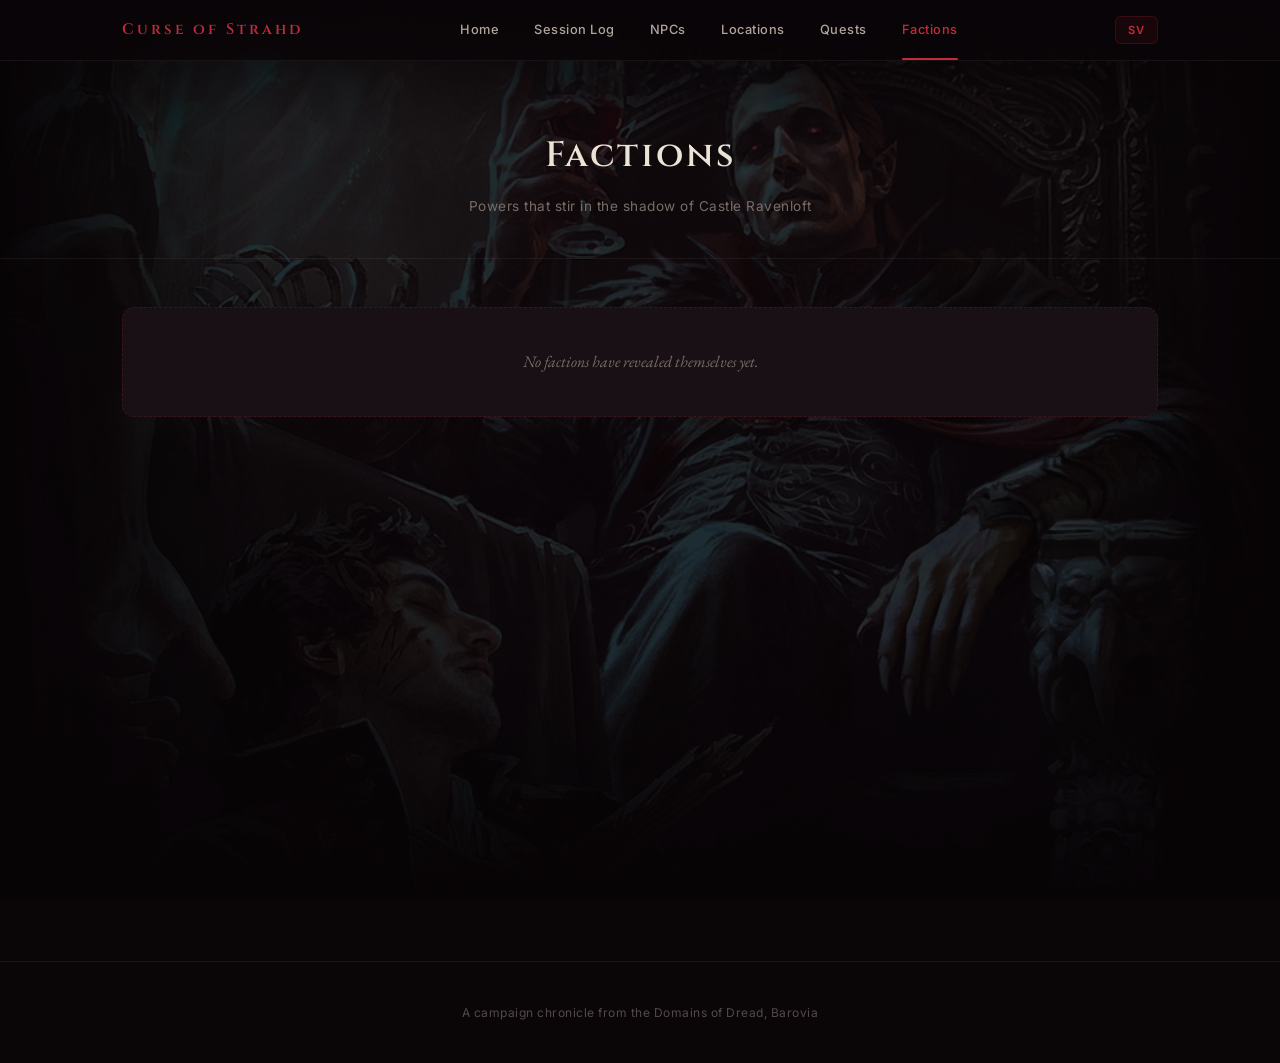
<file: factions.html>
<!DOCTYPE html>
<html lang="en">
<head>
  <meta charset="UTF-8">
  <meta name="viewport" content="width=device-width, initial-scale=1.0">
  <title>Factions: Curse of Strahd</title>
  <link rel="stylesheet" href="assets/css/styles.css?v=6">
  <link rel="icon" href="data:image/svg+xml,<svg xmlns='http://www.w3.org/2000/svg' viewBox='0 0 100 100'><text y='.9em' font-size='90'>🏛️</text></svg>">
</head>
<body>
  <div class="page-bg"></div>

  <nav class="main-nav">
    <div class="nav-container">
      <a href="index.html" class="nav-brand">Curse of Strahd</a>
      <ul class="nav-links">
        <li><a href="index.html" data-i18n="nav.home">Home</a></li>
        <li><a href="sessions.html" data-i18n="nav.sessions">Session Log</a></li>
        <li><a href="npcs.html" data-i18n="nav.npcs">NPCs</a></li>
        <li><a href="locations.html" data-i18n="nav.locations">Locations</a></li>
        <li><a href="goals.html" data-i18n="nav.quests">Quests</a></li>
        <li><a href="factions.html" data-i18n="nav.factions">Factions</a></li>
      </ul>
      <div class="nav-right">
        <button class="lang-toggle" title="Byt till svenska">SV</button>
        <button class="nav-toggle" aria-label="Menu">☰</button>
      </div>
    </div>
  </nav>

  <main class="page-wrapper">
    <div class="page-header">
      <h1 class="page-title" data-i18n="factions.title">Factions</h1>
      <p class="page-subtitle" data-i18n="factions.subtitle">Powers that stir in the shadow of Castle Ravenloft</p>
    </div>

    <div class="content-area wide">
      <div class="faction-grid" id="faction-grid"></div>
    </div>
  </main>

  <footer class="main-footer" data-i18n="home.footer">A campaign chronicle from the Domains of Dread, Barovia</footer>
  <button class="scroll-top" aria-label="Scroll to top">↑</button>

  <script src="assets/js/data.js?v=6"></script>
  <script src="assets/js/i18n.js?v=6"></script>
  <script src="assets/js/app.js?v=6"></script>
  <script>
    function renderFactions() {
      const grid = document.getElementById('faction-grid');
      grid.innerHTML = CAMPAIGN.factions.length ? '' : emptyState('empty.factions');
      const lang = getLang();
      const contactsLabel = t('factions.contacts');

      CAMPAIGN.factions.forEach(f => {
        const desc = lang === 'sv' ? f.descriptionSv : f.description;
        const card = document.createElement('div');
        card.className = 'faction-card fade-in';
        card.innerHTML = `
          <div class="faction-header">
            <span class="faction-icon">${f.icon}</span>
            <h2 class="faction-name">${f.name}</h2>
          </div>
          <p class="faction-description">${desc}</p>
          ${f.contacts.length ? `
          <div class="faction-section">
            <div class="faction-label">${contactsLabel}</div>
            <div class="faction-tags">
              ${f.contacts.map(c => `<span class="faction-contact-tag">${c}</span>`).join('')}
            </div>
          </div>` : ''}`;
        grid.appendChild(card);
      });
    }

    campaignReady.then(() => {
      renderFactions();
      window.addEventListener('langchange', renderFactions);
    });
  </script>
</body>
</html>
</file>
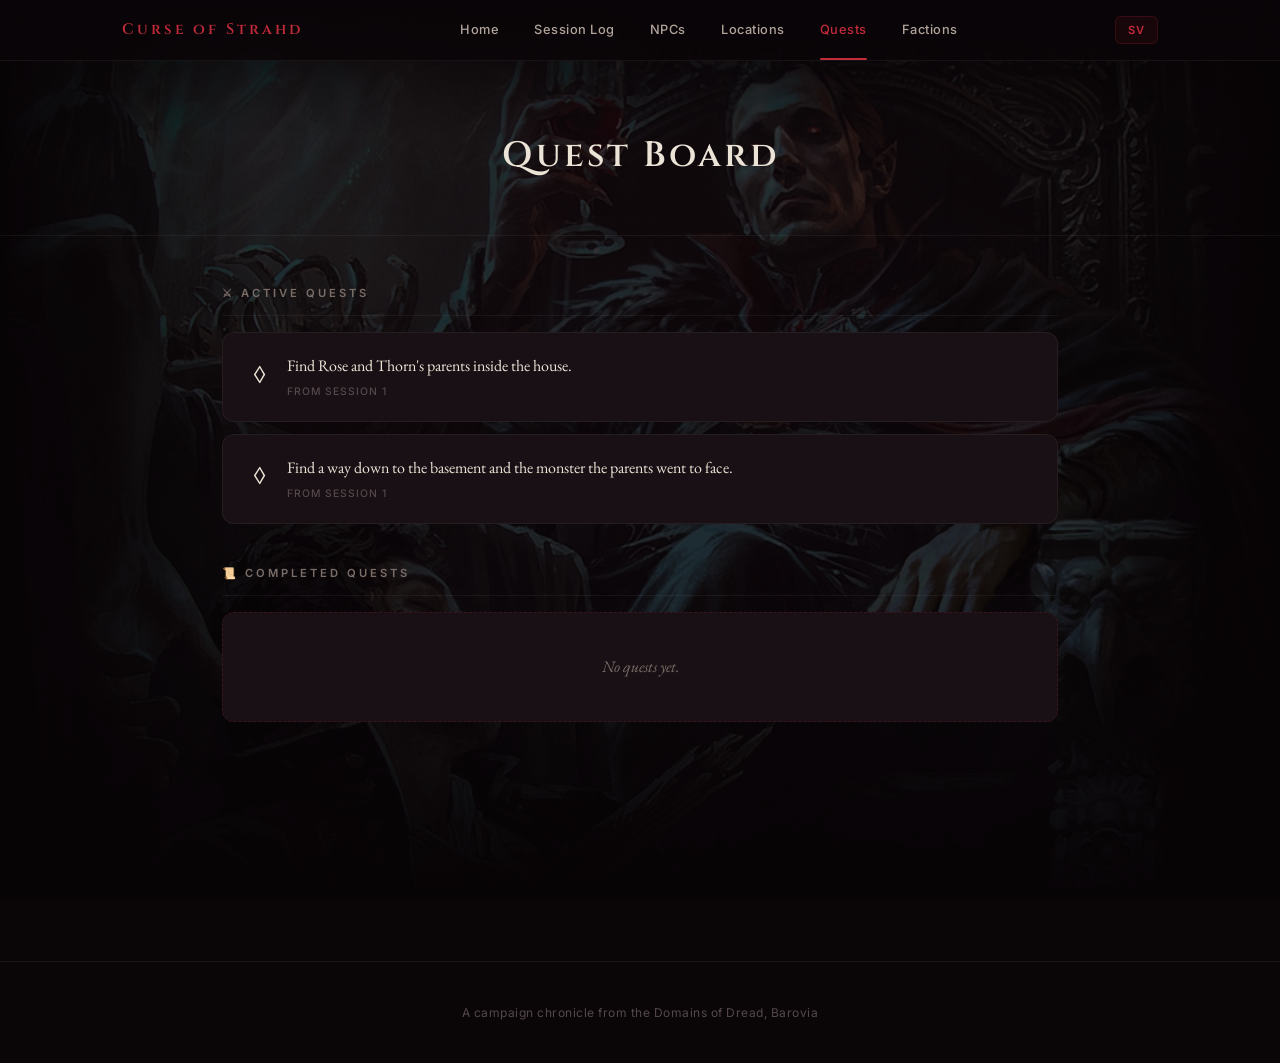
<file: goals.html>
<!DOCTYPE html>
<html lang="en">
<head>
  <meta charset="UTF-8">
  <meta name="viewport" content="width=device-width, initial-scale=1.0">
  <title>Quests: Curse of Strahd</title>
  <link rel="stylesheet" href="assets/css/styles.css?v=6">
  <link rel="icon" href="data:image/svg+xml,<svg xmlns='http://www.w3.org/2000/svg' viewBox='0 0 100 100'><text y='.9em' font-size='90'>🎯</text></svg>">
</head>
<body>
  <div class="page-bg"></div>

  <nav class="main-nav">
    <div class="nav-container">
      <a href="index.html" class="nav-brand">Curse of Strahd</a>
      <ul class="nav-links">
        <li><a href="index.html" data-i18n="nav.home">Home</a></li>
        <li><a href="sessions.html" data-i18n="nav.sessions">Session Log</a></li>
        <li><a href="npcs.html" data-i18n="nav.npcs">NPCs</a></li>
        <li><a href="locations.html" data-i18n="nav.locations">Locations</a></li>
        <li><a href="goals.html" data-i18n="nav.quests">Quests</a></li>
        <li><a href="factions.html" data-i18n="nav.factions">Factions</a></li>
      </ul>
      <div class="nav-right">
        <button class="lang-toggle" title="Byt till svenska">SV</button>
        <button class="nav-toggle" aria-label="Menu">☰</button>
      </div>
    </div>
  </nav>

  <main class="page-wrapper">
    <div class="page-header">
      <h1 class="page-title" data-i18n="goals.title">Quest Board</h1>
    </div>

    <div class="content-area">
      <div class="goals-board" id="goals-board"></div>
    </div>
  </main>

  <footer class="main-footer" data-i18n="home.footer">A campaign chronicle from the Domains of Dread, Barovia</footer>
  <button class="scroll-top" aria-label="Scroll to top">↑</button>

  <script src="assets/js/data.js?v=6"></script>
  <script src="assets/js/i18n.js?v=6"></script>
  <script src="assets/js/app.js?v=6"></script>
  <script>
    function renderGoals() {
      const board = document.getElementById('goals-board');
      const active = CAMPAIGN.goals.filter(g => g.status === 'active').sort((a, b) => b.session - a.session);
      const completed = CAMPAIGN.goals.filter(g => g.status === 'completed').sort((a, b) => b.session - a.session);
      const fromLabel = t('goals.from');

      function renderSection(titleKey, icon, goals, isCompleted) {
        let html = `<div><div class="goals-section-title">${icon} ${t(titleKey)}</div><div class="quest-list">`;
        if (!goals.length) html += emptyState('empty.quests');
        goals.forEach(g => {
          const cls = isCompleted ? ' completed' : '';
          const qi = isCompleted ? '☑' : '◇';
          const text = getGoalText(g.id) || g.text;
          html += `<div class="quest-card${cls} fade-in"><div class="quest-icon">${qi}</div><div class="quest-content"><div class="quest-text">${text}</div><div class="quest-meta">${fromLabel} ${g.session}</div></div></div>`;
        });
        return html + `</div></div>`;
      }

      board.innerHTML =
        renderSection('goals.active', '⚔', active, false) +
        renderSection('goals.completed', '📜', completed, true);
    }

    campaignReady.then(() => {
      renderGoals();
      window.addEventListener('langchange', renderGoals);
    });
  </script>
</body>
</html>
</file>
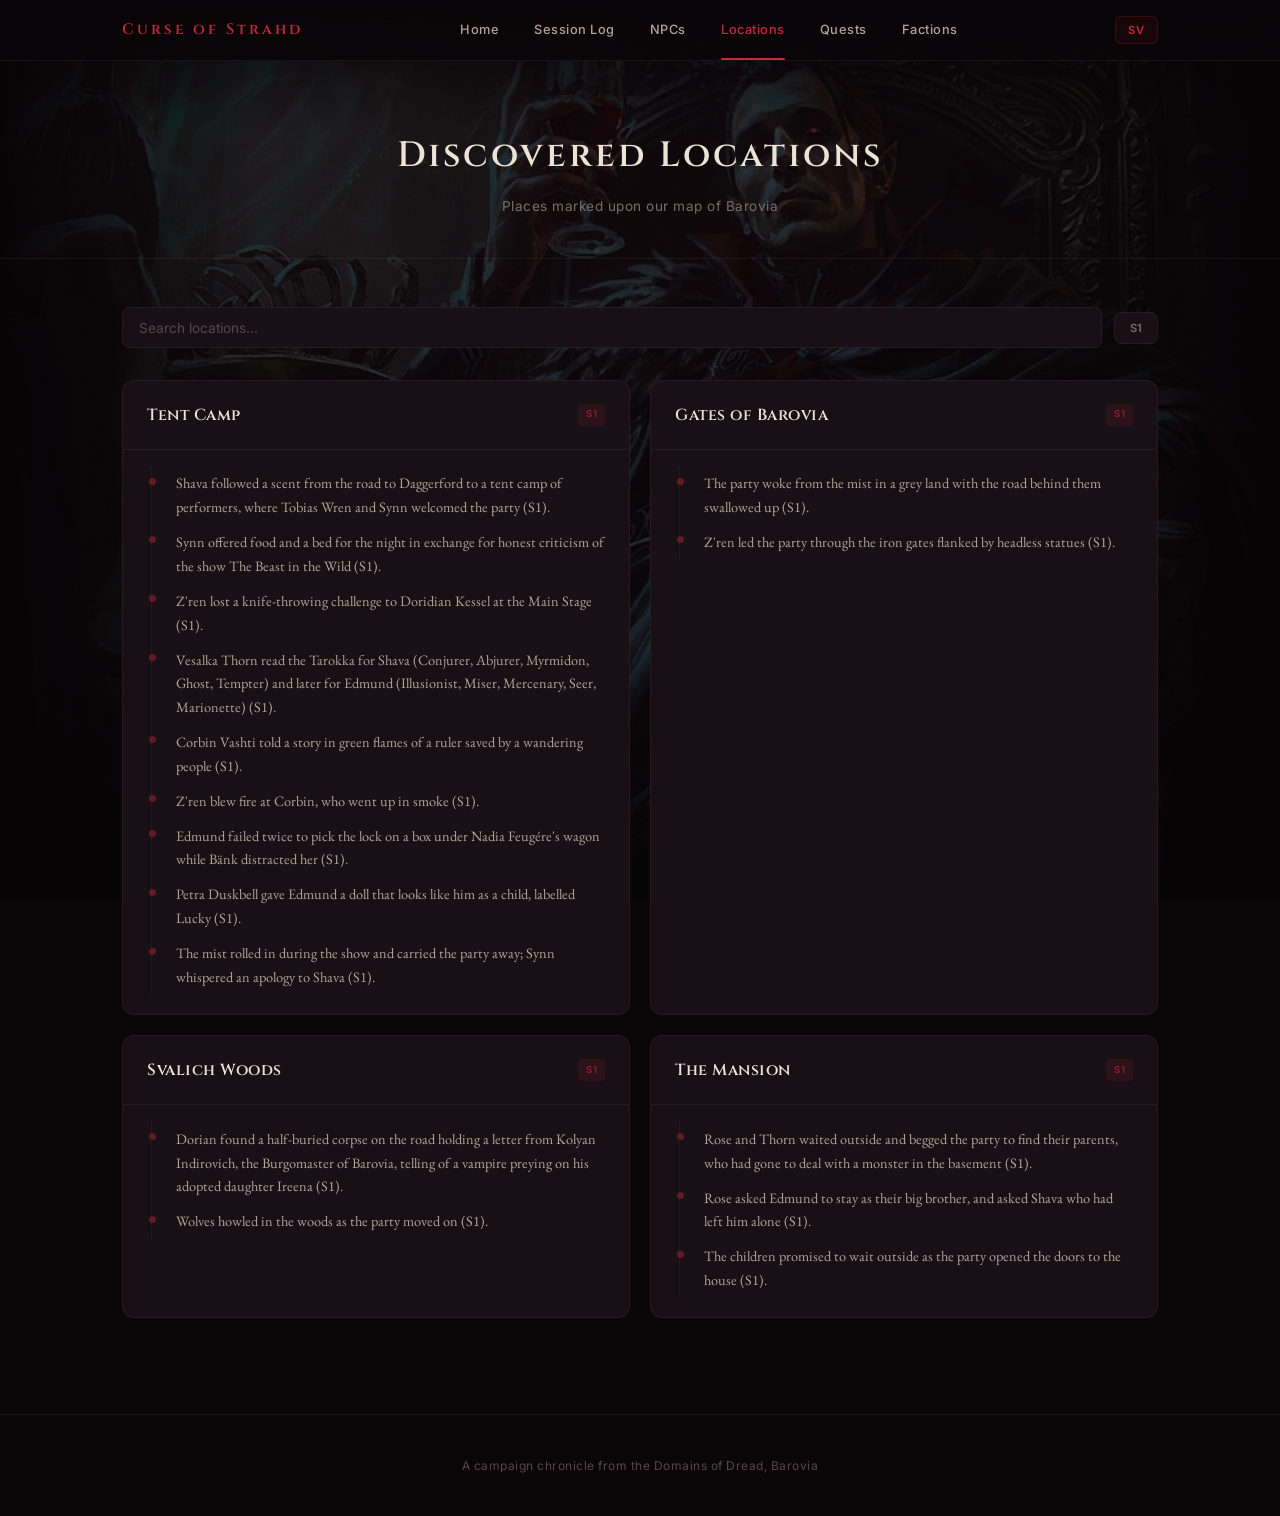
<file: locations.html>
<!DOCTYPE html>
<html lang="en">
<head>
  <meta charset="UTF-8">
  <meta name="viewport" content="width=device-width, initial-scale=1.0">
  <title>Locations: Curse of Strahd</title>
  <link rel="stylesheet" href="assets/css/styles.css?v=6">
  <link rel="icon" href="data:image/svg+xml,<svg xmlns='http://www.w3.org/2000/svg' viewBox='0 0 100 100'><text y='.9em' font-size='90'>🗺️</text></svg>">
</head>
<body>
  <div class="page-bg"></div>

  <nav class="main-nav">
    <div class="nav-container">
      <a href="index.html" class="nav-brand">Curse of Strahd</a>
      <ul class="nav-links">
        <li><a href="index.html" data-i18n="nav.home">Home</a></li>
        <li><a href="sessions.html" data-i18n="nav.sessions">Session Log</a></li>
        <li><a href="npcs.html" data-i18n="nav.npcs">NPCs</a></li>
        <li><a href="locations.html" data-i18n="nav.locations">Locations</a></li>
        <li><a href="goals.html" data-i18n="nav.quests">Quests</a></li>
        <li><a href="factions.html" data-i18n="nav.factions">Factions</a></li>
      </ul>
      <div class="nav-right">
        <button class="lang-toggle" title="Byt till svenska">SV</button>
        <button class="nav-toggle" aria-label="Menu">☰</button>
      </div>
    </div>
  </nav>

  <main class="page-wrapper">
    <div class="page-header">
      <h1 class="page-title" data-i18n="loc.title">Discovered Locations</h1>
      <p class="page-subtitle" data-i18n="loc.subtitle">Places marked upon our map of Barovia</p>
    </div>

    <div class="content-area wide">
      <div class="search-bar">
        <input type="text" id="location-search" class="search-input" data-i18n-placeholder="loc.search" placeholder="Search locations...">
      </div>
      <div class="location-grid" id="location-grid"></div>
    </div>
  </main>

  <footer class="main-footer" data-i18n="home.footer">A campaign chronicle from the Domains of Dread, Barovia</footer>
  <button class="scroll-top" aria-label="Scroll to top">↑</button>

  <script src="assets/js/data.js?v=6"></script>
  <script src="assets/js/i18n.js?v=6"></script>
  <script src="assets/js/app.js?v=6"></script>
  <script>
    function renderLocations() {
      const grid = document.getElementById('location-grid');
      grid.innerHTML = CAMPAIGN.locations.length ? '' : emptyState('empty.locations');
      CAMPAIGN.locations.forEach(loc => {
        const events = getLocationEvents(loc.name) || loc.events;
        const card = document.createElement('div');
        card.className = 'location-card fade-in';
        card.dataset.sessions = loc.sessions.join(',');
        card.innerHTML = `
          <div class="location-card-header">
            <div class="location-name">${loc.name}</div>
            <div class="location-sessions">
              ${loc.sessions.map(s => `<span class="location-session-tag">S${s}</span>`).join('')}
            </div>
          </div>
          <ul class="location-events">
            ${events.map(e => `<li>${e}</li>`).join('')}
          </ul>`;
        grid.appendChild(card);
      });
    }
    campaignReady.then(() => {
      renderSessionFilters(document.querySelector('.search-bar'), 'data-filter-loc-session');
      renderLocations();
      window.addEventListener('langchange', renderLocations);
    });
  </script>
</body>
</html>
</file>
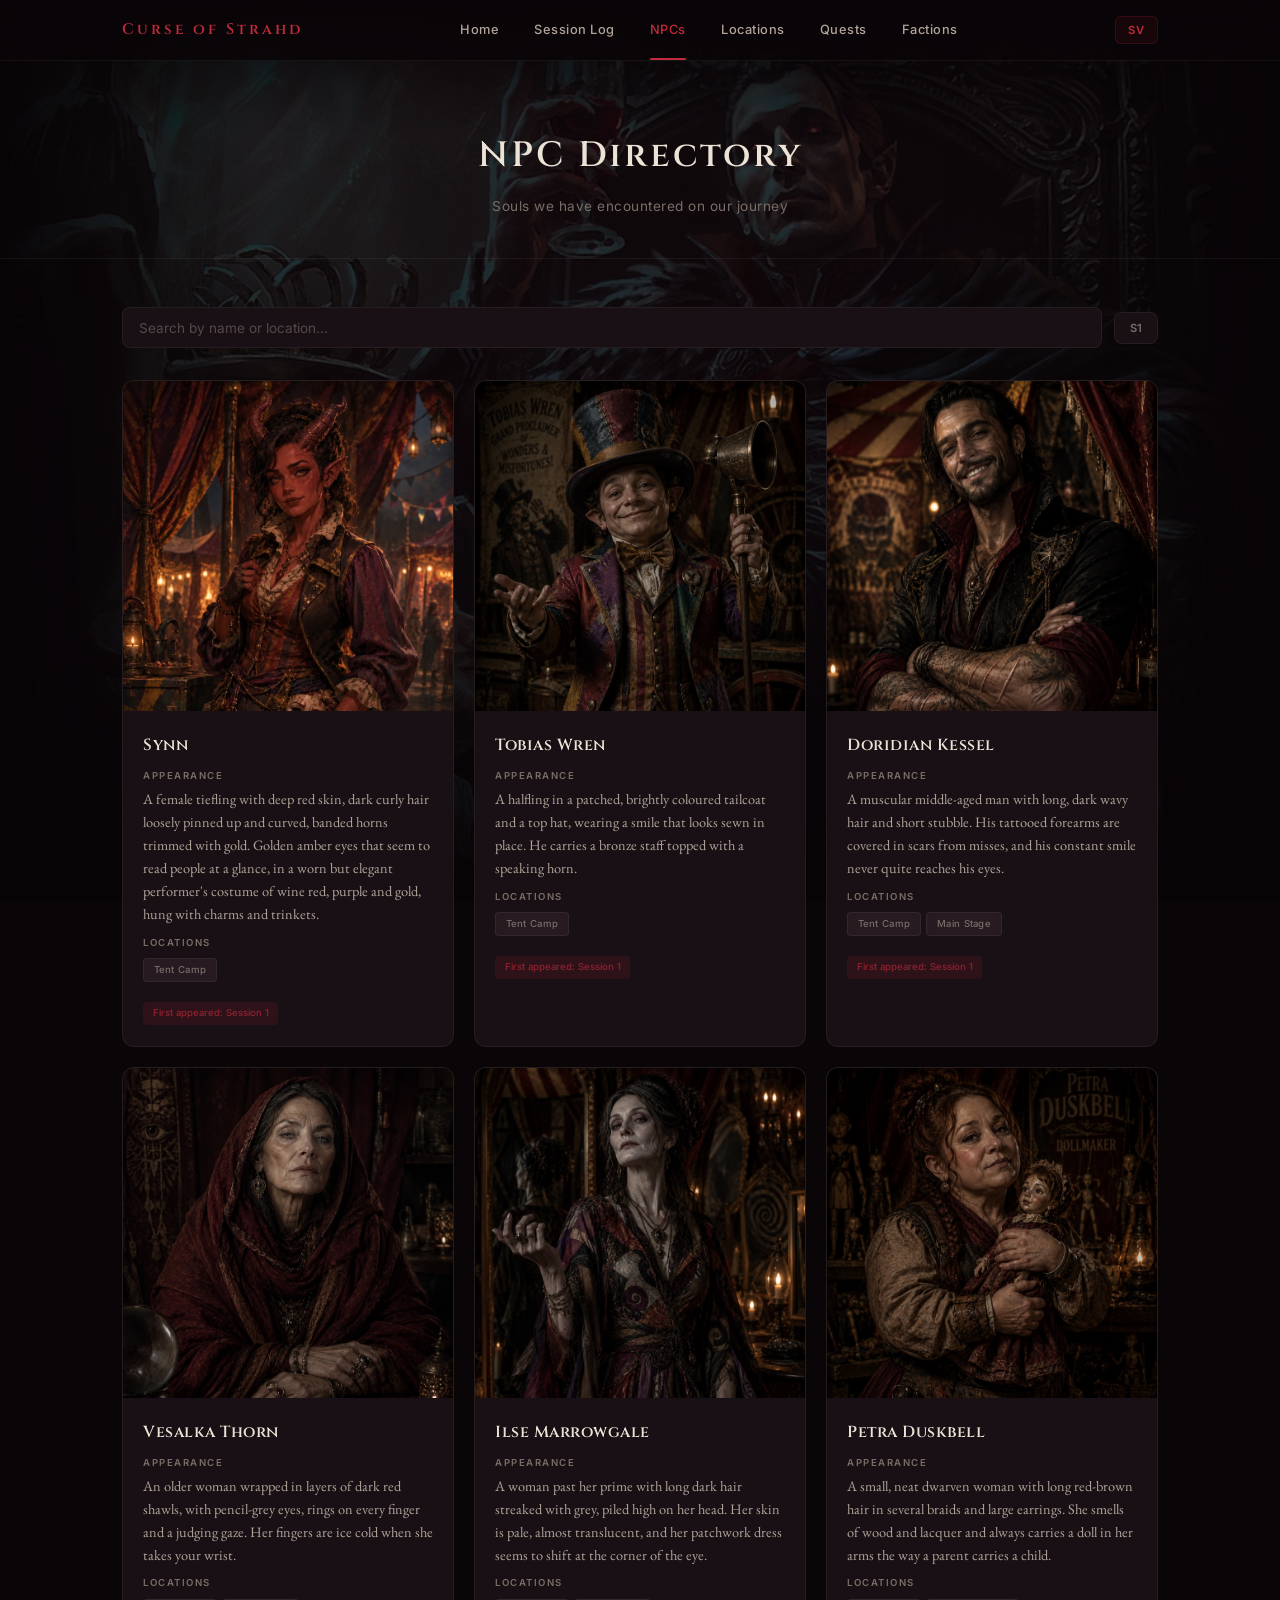
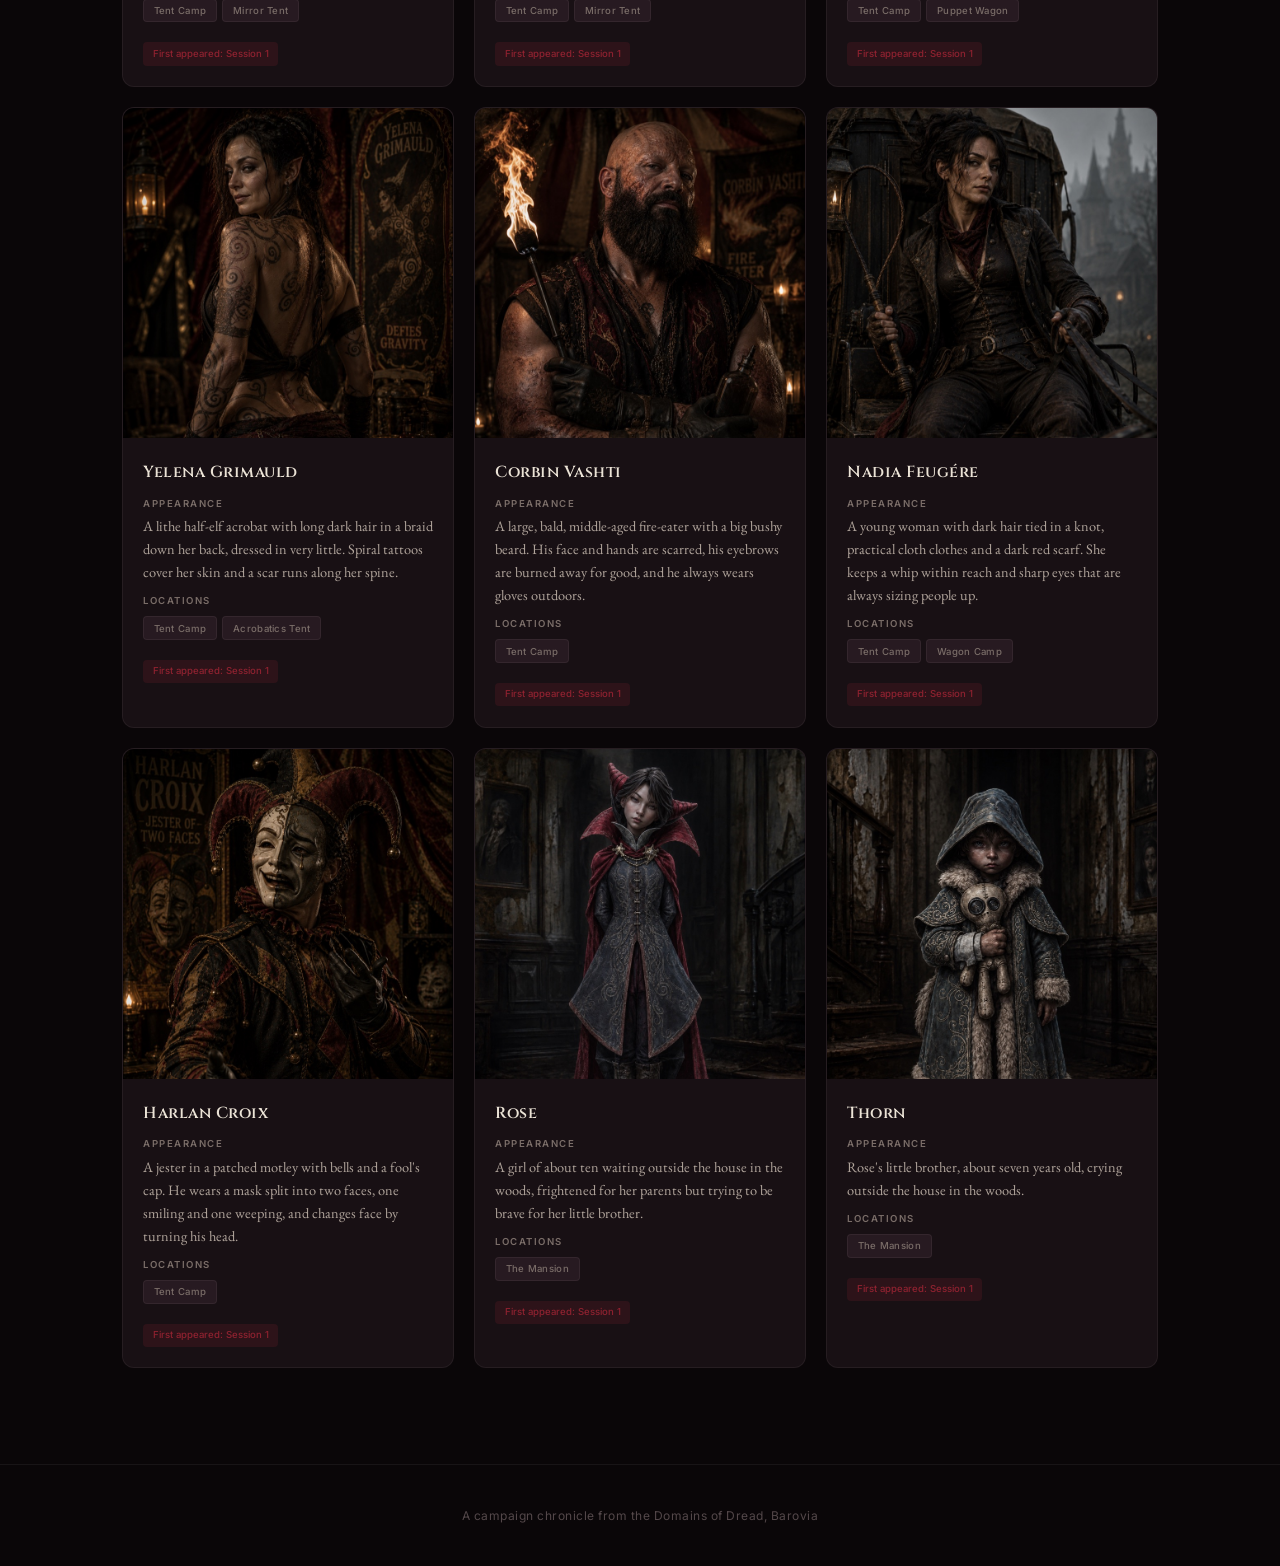
<file: npcs.html>
<!DOCTYPE html>
<html lang="en">
<head>
  <meta charset="UTF-8">
  <meta name="viewport" content="width=device-width, initial-scale=1.0">
  <title>NPC Directory: Curse of Strahd</title>
  <link rel="stylesheet" href="assets/css/styles.css?v=6">
  <link rel="icon" href="data:image/svg+xml,<svg xmlns='http://www.w3.org/2000/svg' viewBox='0 0 100 100'><text y='.9em' font-size='90'>👤</text></svg>">
</head>
<body>
  <div class="page-bg"></div>

  <nav class="main-nav">
    <div class="nav-container">
      <a href="index.html" class="nav-brand">Curse of Strahd</a>
      <ul class="nav-links">
        <li><a href="index.html" data-i18n="nav.home">Home</a></li>
        <li><a href="sessions.html" data-i18n="nav.sessions">Session Log</a></li>
        <li><a href="npcs.html" data-i18n="nav.npcs">NPCs</a></li>
        <li><a href="locations.html" data-i18n="nav.locations">Locations</a></li>
        <li><a href="goals.html" data-i18n="nav.quests">Quests</a></li>
        <li><a href="factions.html" data-i18n="nav.factions">Factions</a></li>
      </ul>
      <div class="nav-right">
        <button class="lang-toggle" title="Byt till svenska">SV</button>
        <button class="nav-toggle" aria-label="Menu">☰</button>
      </div>
    </div>
  </nav>

  <main class="page-wrapper">
    <div class="page-header">
      <h1 class="page-title" data-i18n="npcs.title">NPC Directory</h1>
      <p class="page-subtitle" data-i18n="npcs.subtitle">Souls we have encountered on our journey</p>
    </div>

    <div class="content-area wide">
      <div class="search-bar">
        <input type="text" id="npc-search" class="search-input" data-i18n-placeholder="npcs.search" placeholder="Search by name or location...">
      </div>
      <div class="npc-grid" id="npc-grid"></div>
    </div>
  </main>

  <footer class="main-footer" data-i18n="home.footer">A campaign chronicle from the Domains of Dread, Barovia</footer>
  <button class="scroll-top" aria-label="Scroll to top">↑</button>

  <script src="assets/js/data.js?v=6"></script>
  <script src="assets/js/i18n.js?v=6"></script>
  <script src="assets/js/app.js?v=6"></script>
  <script>
    function renderNPCs() {
      const grid = document.getElementById('npc-grid');
      grid.innerHTML = CAMPAIGN.npcs.length ? '' : emptyState('empty.npcs');

      CAMPAIGN.npcs.forEach(npc => {
        const card = document.createElement('div');
        card.className = 'npc-card fade-in';
        card.dataset.name = npc.name;
        card.dataset.locations = npc.locations.join(' ');
        card.dataset.firstSession = npc.firstSession;
        const npcSessions = (npc.sessions && npc.sessions.length ? npc.sessions : [npc.firstSession]);
        card.dataset.sessions = npcSessions.join(',');

        const initials = npc.name.replace(/["]/g, '').split(' ').map(w => w[0]).join('').substring(0, 2).toUpperCase();

        card.innerHTML = `
          <div class="npc-portrait">
            <img src="${npc.image}" alt="${npc.name}" onerror="this.style.display='none'; this.nextElementSibling.style.display='flex';">
            <div class="npc-portrait-placeholder" style="display:none; position:absolute; inset:0; align-items:center; justify-content:center;">${initials}</div>
          </div>
          <div class="npc-info">
            <div class="npc-name">${npc.name}</div>
            <div class="npc-detail">
              <span class="npc-detail-label">${t('npcs.overview')}</span>
              ${getNpcAppearance(npc.name) || npc.appearance}
            </div>
            <div class="npc-detail" style="margin-top: 0.6rem;">
              <span class="npc-detail-label">${t('npcs.locations')}</span>
              <div class="npc-locations">
                ${npc.locations.map(l => `<span class="npc-tag">${l}</span>`).join('')}
              </div>
            </div>
            <div class="npc-session-badge">${t('npcs.firstsession')} ${npc.firstSession}</div>
            ${npcSessions.length > 1 ? `<div class="npc-locations" style="margin-top:0.4rem;">${npcSessions.map(s => `<span class="npc-tag">S${s}</span>`).join('')}</div>` : ''}
          </div>`;

        grid.appendChild(card);
      });
    }

    campaignReady.then(() => {
      renderSessionFilters(document.querySelector('.search-bar'), 'data-filter-session');
      renderNPCs();
      window.addEventListener('langchange', renderNPCs);
    });
  </script>
</body>
</html>
</file>
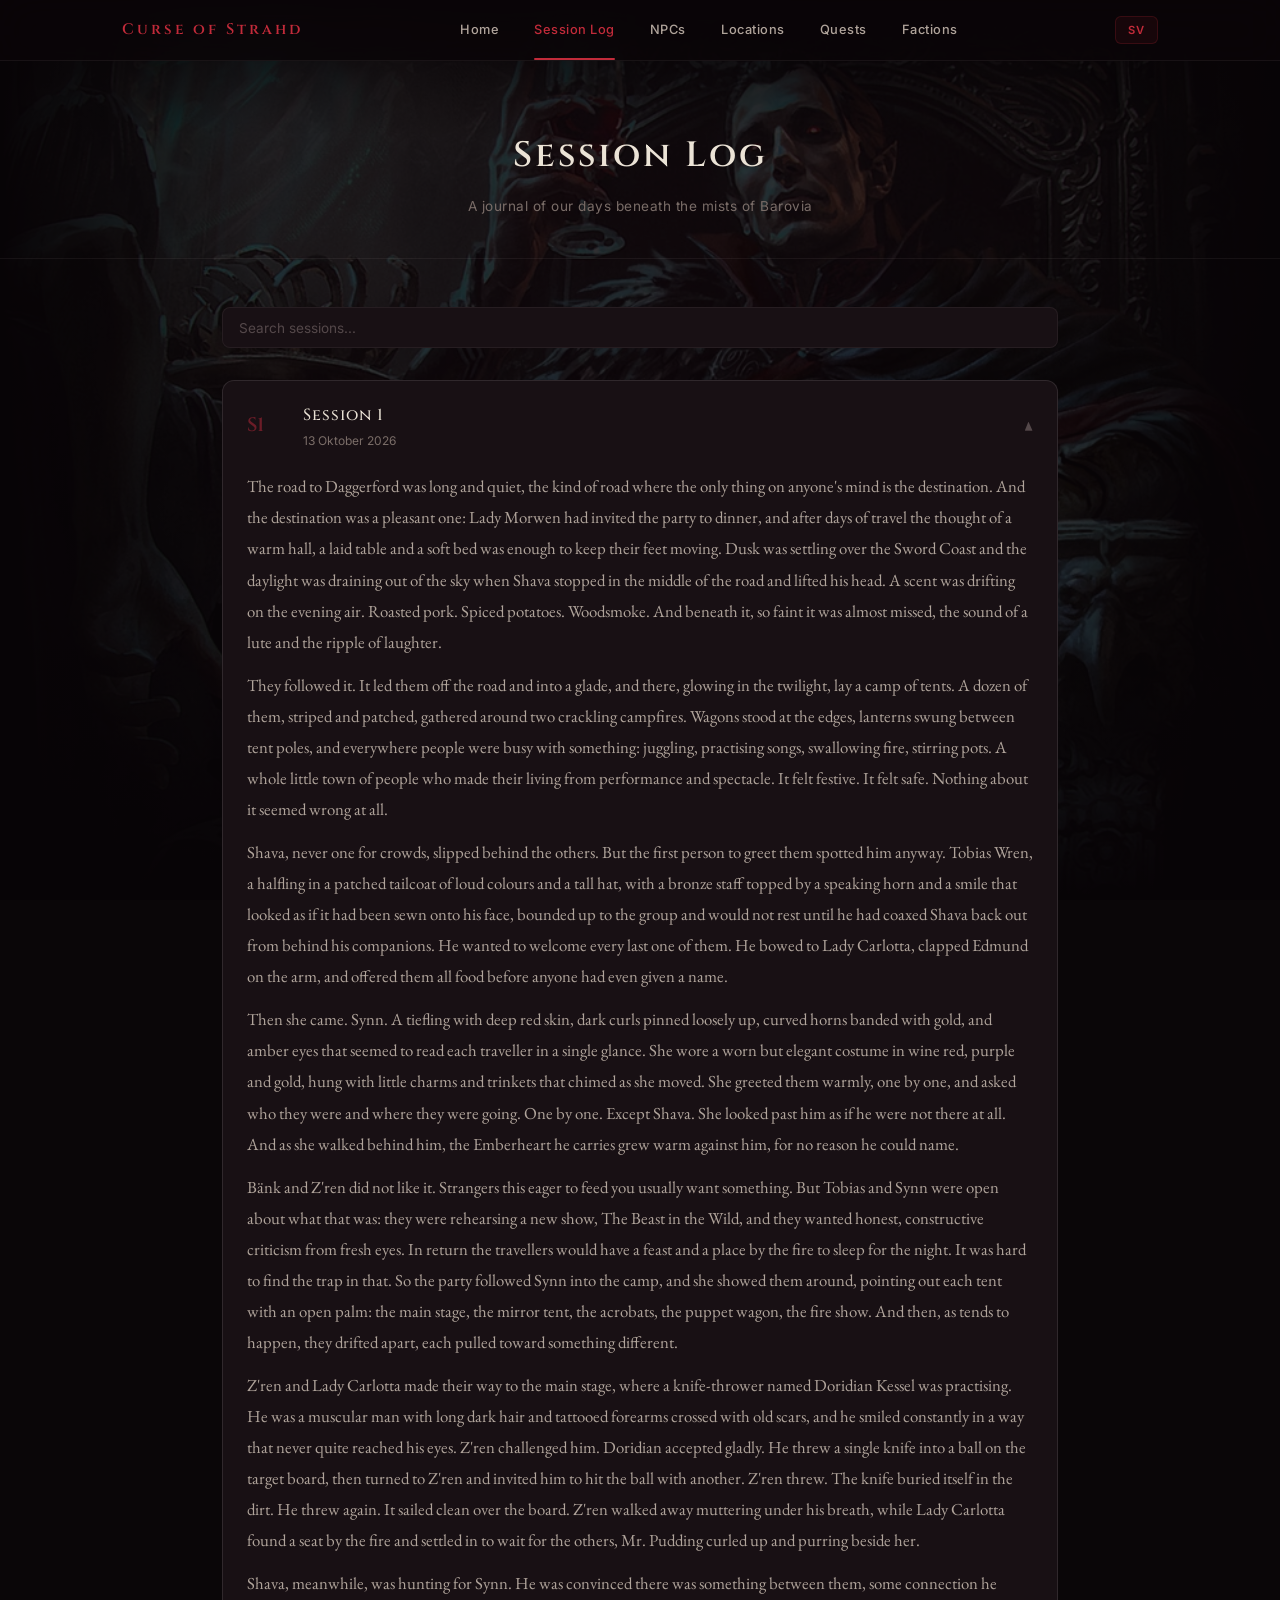
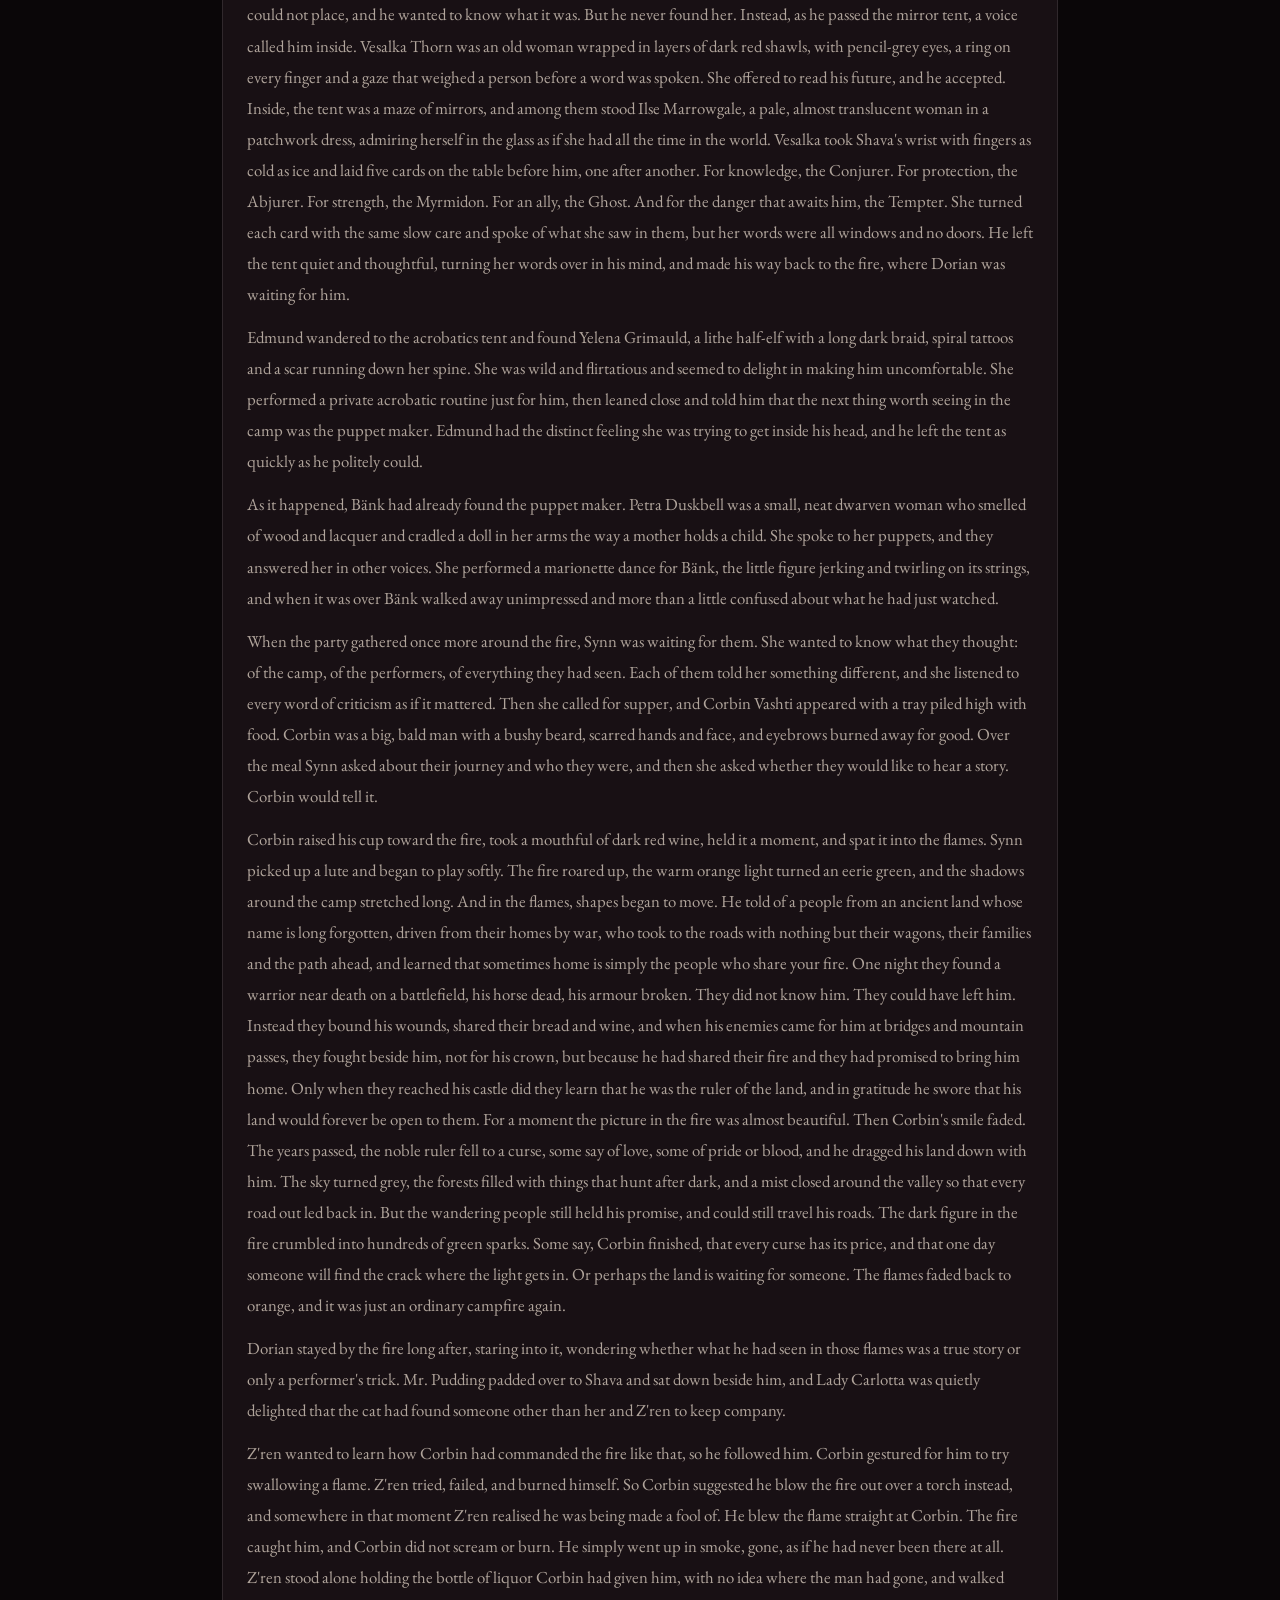
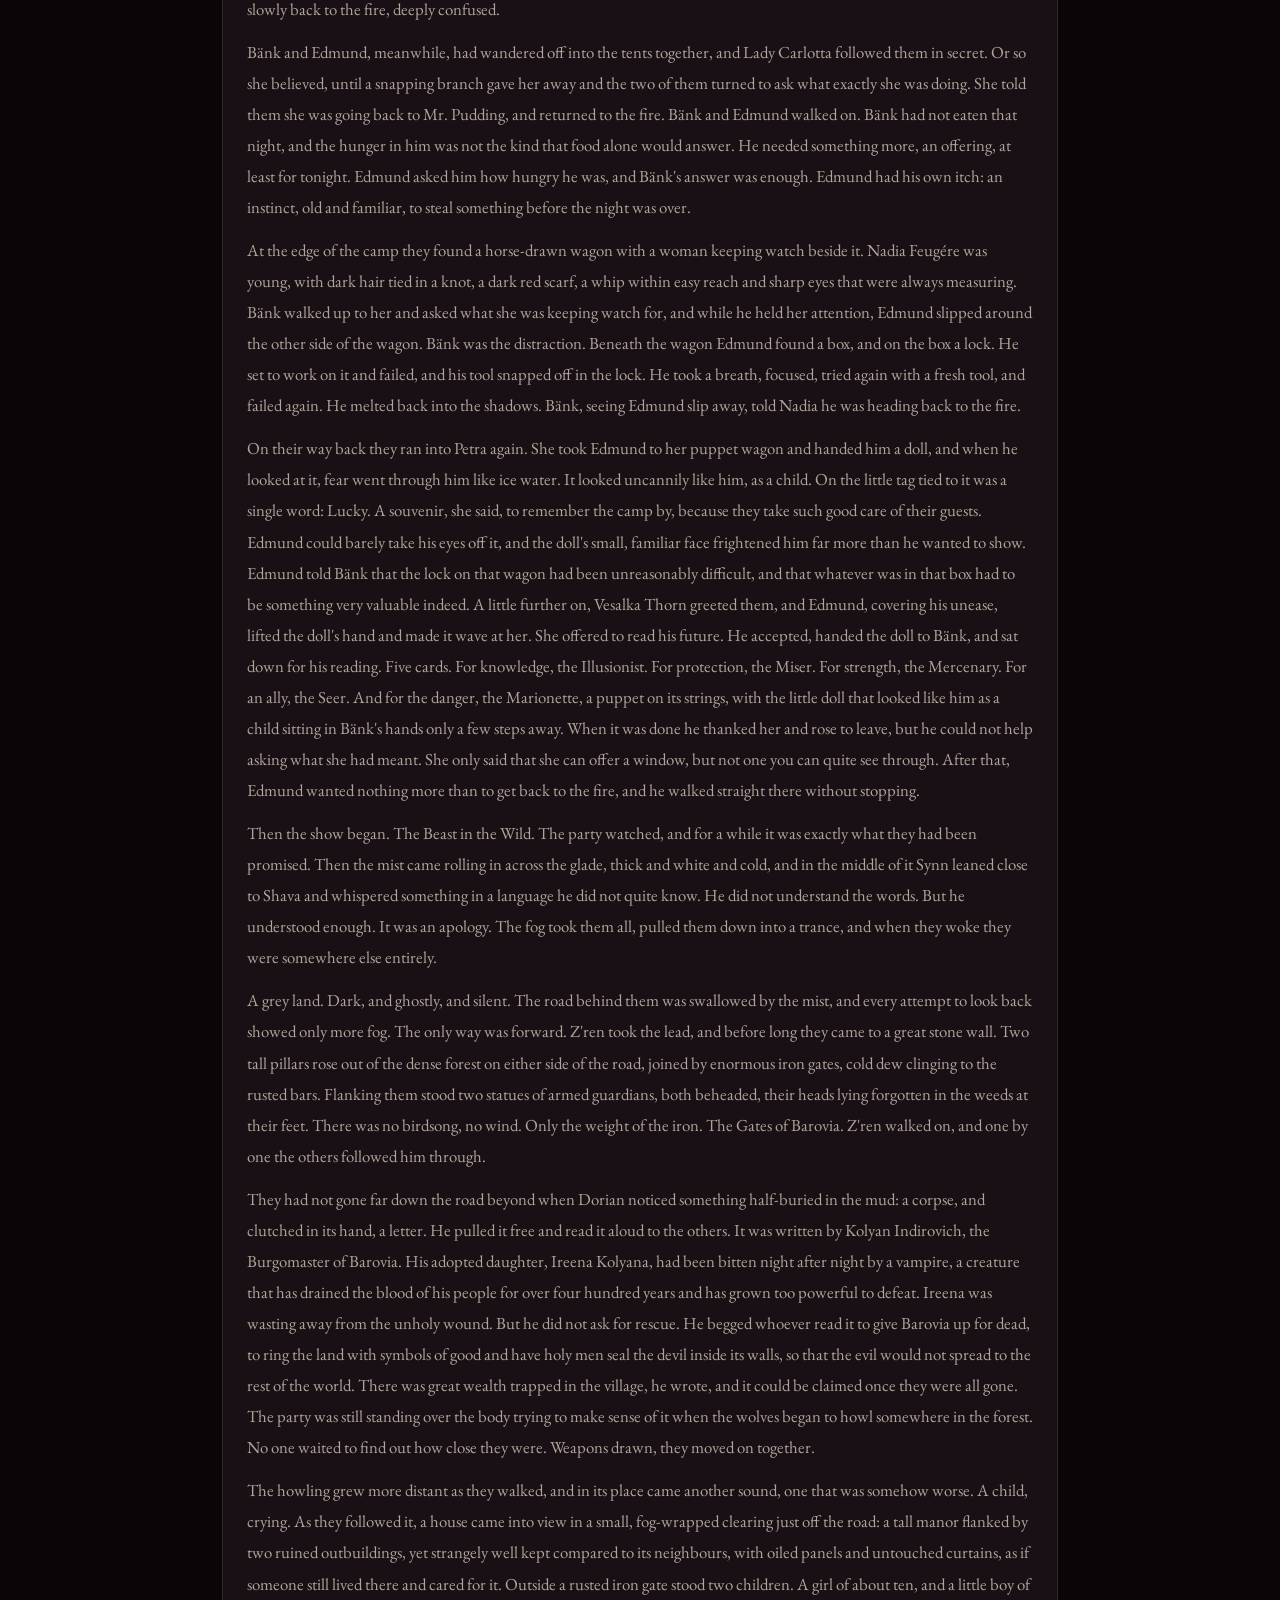
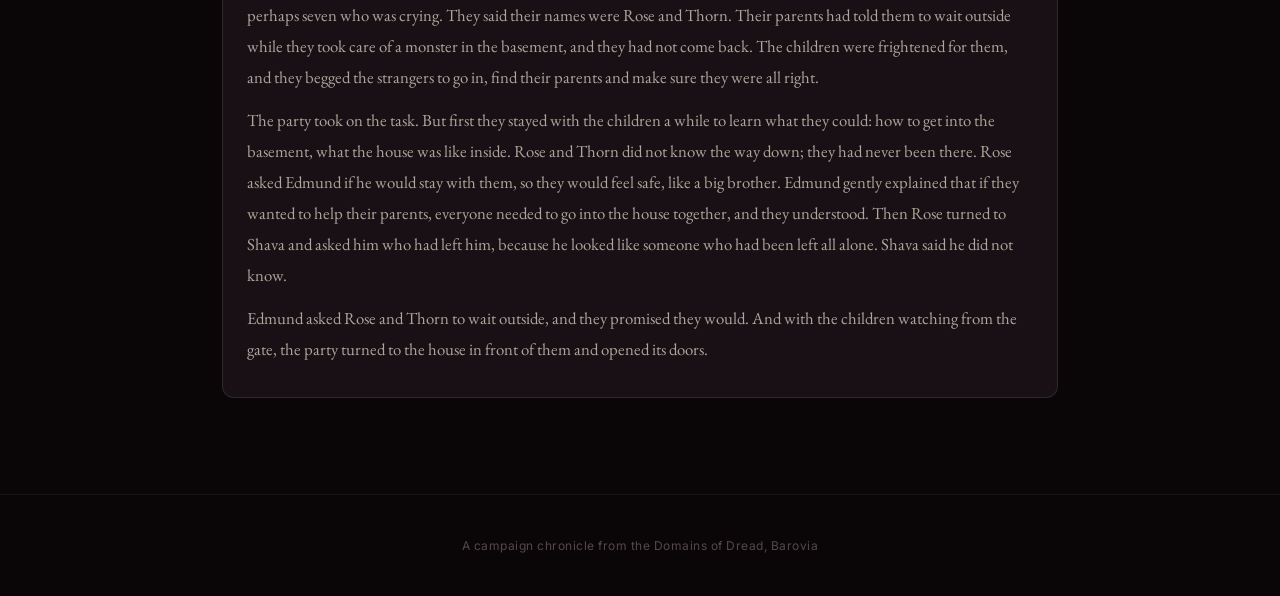
<file: sessions.html>
<!DOCTYPE html>
<html lang="en">
<head>
  <meta charset="UTF-8">
  <meta name="viewport" content="width=device-width, initial-scale=1.0">
  <title>Session Log: Curse of Strahd</title>
  <link rel="stylesheet" href="assets/css/styles.css?v=6">
  <link rel="icon" href="data:image/svg+xml,<svg xmlns='http://www.w3.org/2000/svg' viewBox='0 0 100 100'><text y='.9em' font-size='90'>📜</text></svg>">
</head>
<body>
  <div class="page-bg"></div>

  <nav class="main-nav">
    <div class="nav-container">
      <a href="index.html" class="nav-brand">Curse of Strahd</a>
      <ul class="nav-links">
        <li><a href="index.html" data-i18n="nav.home">Home</a></li>
        <li><a href="sessions.html" data-i18n="nav.sessions">Session Log</a></li>
        <li><a href="npcs.html" data-i18n="nav.npcs">NPCs</a></li>
        <li><a href="locations.html" data-i18n="nav.locations">Locations</a></li>
        <li><a href="goals.html" data-i18n="nav.quests">Quests</a></li>
        <li><a href="factions.html" data-i18n="nav.factions">Factions</a></li>
      </ul>
      <div class="nav-right">
        <button class="lang-toggle" title="Byt till svenska">SV</button>
        <button class="nav-toggle" aria-label="Menu">☰</button>
      </div>
    </div>
  </nav>

  <main class="page-wrapper">
    <div class="page-header">
      <h1 class="page-title" data-i18n="sessions.title">Session Log</h1>
      <p class="page-subtitle" data-i18n="sessions.subtitle">A journal of our days beneath the mists of Barovia</p>
    </div>

    <div class="content-area">
      <div class="search-bar">
        <input type="text" id="session-search" class="search-input" data-i18n-placeholder="sessions.search" placeholder="Search sessions...">
      </div>
      <div class="session-list" id="session-list"></div>
    </div>
  </main>

  <footer class="main-footer" data-i18n="home.footer">A campaign chronicle from the Domains of Dread, Barovia</footer>
  <button class="scroll-top" aria-label="Scroll to top">↑</button>

  <script src="assets/js/data.js?v=6"></script>
  <script src="assets/js/i18n.js?v=6"></script>
  <script src="assets/js/app.js?v=6"></script>
  <script>
    function renderSessions() {
      const container = document.getElementById('session-list');
      container.innerHTML = '';
      const sessions = CAMPAIGN.sessions.slice().reverse();
      if (!sessions.length) container.innerHTML = emptyState('empty.sessions');

      sessions.forEach((s, idx) => {
        const isLatest = idx === 0;
        const entry = document.createElement('div');
        entry.className = `session-entry${isLatest ? ' open' : ''}`;

        const st = getSessionText(s.id);
        const recapText = (st && st.recap) || [s.where, s.who, s.what, s.learned, s.goal].filter(Boolean).join('\n\n');
        const paragraphs = recapText.split(/\n+/).filter(p => p.trim());

        const recapHTML = `
          <div class="session-prose">
            ${paragraphs.map(p => `<p>${p}</p>`).join('')}
          </div>`;

        entry.innerHTML = `
          <div class="session-header">
            <div class="session-header-left">
              <span class="session-number">S${s.id}</span>
              <div>
                <div class="session-title">${s.title}</div>
                <div class="session-date">${s.date}</div>
              </div>
            </div>
            <span class="session-toggle">▼</span>
          </div>
          <div class="session-body">
            <div class="session-content">
              ${recapHTML}
            </div>
          </div>`;

        container.appendChild(entry);
      });

      container.querySelectorAll('.session-header').forEach(header => {
        header.addEventListener('click', () => {
          header.closest('.session-entry').classList.toggle('open');
        });
      });
    }

    campaignReady.then(() => {
      renderSessions();
      window.addEventListener('langchange', renderSessions);
    });
  </script>
</body>
</html>
</file>
<file: assets/css/styles.css>
@import url('https://fonts.googleapis.com/css2?family=EB+Garamond:ital,wght@0,400;0,500;0,600;0,700;0,800;1,400;1,500&family=Inter:wght@300;400;500;600&family=Cinzel:wght@400;500;600;700;900&family=Cinzel+Decorative:wght@400;700;900&display=swap');

/* ═══════════════════════════════════════════════════════
   Barovian Gothic Theme
   Grave-black and bruised plum, blood-crimson accents,
   bone-white text, serif + sans-serif pairing
   ═══════════════════════════════════════════════════════ */

:root {
  /* Core palette */
  --bg-deepest: #0a0608;
  --bg-deep: #110b0e;
  --bg-card: #181014;
  --bg-card-hover: #20151b;
  --bg-surface: #271a21;
  --bg-surface-light: #312029;

  --text-primary: #ebe3d6;
  --text-secondary: #b0a49b;
  --text-muted: #7a6d68;
  --text-faded: #54484a;

  --accent-rgb: 194, 43, 58;
  --accent: #c22b3a;
  --accent-bright: #e04b58;
  --accent-dim: #8f2230;
  --accent-glow: rgba(var(--accent-rgb), 0.12);
  --accent-glow-strong: rgba(var(--accent-rgb), 0.25);

  --accent-red: #8f1a24;
  --accent-green: #4f6b4a;
  --accent-blue: #4a3a6b;

  --border: rgba(255, 235, 230, 0.06);
  --border-hover: rgba(var(--accent-rgb), 0.3);
  --shadow: rgba(0, 0, 0, 0.5);
  --shadow-heavy: rgba(0, 0, 0, 0.7);

  /* Typography */
  --font-heading: 'Cinzel', serif;
  --font-heading-decorative: 'Cinzel Decorative', 'Cinzel', serif;
  --font-body: 'EB Garamond', Georgia, serif;
  --font-ui: 'Inter', -apple-system, BlinkMacSystemFont, sans-serif;

  --radius: 8px;
  --radius-lg: 12px;
  --transition: 0.25s ease;
}

*, *::before, *::after {
  box-sizing: border-box;
  margin: 0;
  padding: 0;
}

html {
  scroll-behavior: smooth;
  font-size: 16px;
}

html {
  background-color: var(--bg-deepest);
}

body {
  font-family: var(--font-body);
  background-color: transparent;
  color: var(--text-primary);
  font-size: 1.125rem;
  line-height: 1.75;
  min-height: 100vh;
  -webkit-font-smoothing: antialiased;
}

::selection {
  background: var(--accent-glow-strong);
  color: var(--text-primary);
}

/* ═══════════════════════ NAVIGATION ═══════════════════════ */

.main-nav {
  position: sticky;
  top: 0;
  z-index: 100;
  background: rgba(10, 6, 8, 0.82);
  backdrop-filter: blur(20px);
  -webkit-backdrop-filter: blur(20px);
  border-bottom: 1px solid var(--border);
  padding: 0;
}

.nav-container {
  max-width: 1100px;
  margin: 0 auto;
  display: flex;
  align-items: center;
  justify-content: space-between;
  padding: 0 2rem;
  height: 60px;
}

.nav-brand {
  font-family: var(--font-heading);
  color: var(--accent);
  font-size: 0.95rem;
  text-decoration: none;
  letter-spacing: 3px;
  font-weight: 600;
  transition: color var(--transition);
}

.nav-brand:hover {
  color: var(--accent-bright);
}

.nav-links {
  display: flex;
  list-style: none;
  gap: 0;
  align-items: center;
}

.nav-links a {
  display: block;
  padding: 0 1.1rem;
  color: var(--text-secondary);
  text-decoration: none;
  font-family: var(--font-ui);
  font-size: 0.8rem;
  font-weight: 500;
  letter-spacing: 0.5px;
  transition: color var(--transition);
  line-height: 60px;
  position: relative;
}

.nav-links a:hover {
  color: var(--text-primary);
}

.nav-links a.active {
  color: var(--accent);
}

.nav-links a.active::after {
  content: '';
  position: absolute;
  bottom: 0;
  left: 1.1rem;
  right: 1.1rem;
  height: 2px;
  background: var(--accent);
  border-radius: 1px;
}

.nav-right {
  display: flex;
  align-items: center;
  gap: 0.75rem;
}

.lang-toggle {
  padding: 0.35rem 0.75rem;
  font-family: var(--font-ui);
  font-size: 0.7rem;
  font-weight: 600;
  letter-spacing: 1px;
  background: rgba(var(--accent-rgb), 0.08);
  border: 1px solid rgba(var(--accent-rgb), 0.2);
  border-radius: 6px;
  color: var(--accent);
  cursor: pointer;
  transition: all var(--transition);
}

.lang-toggle:hover {
  background: rgba(var(--accent-rgb), 0.15);
  border-color: var(--accent);
}

.nav-toggle {
  display: none;
  background: none;
  border: none;
  color: var(--text-secondary);
  font-size: 1.3rem;
  cursor: pointer;
  padding: 0.5rem;
}

/* ═══════════════════════ HERO SECTION ═══════════════════════ */

.hero {
  position: relative;
  min-height: 80vh;
  display: flex;
  align-items: center;
  justify-content: center;
  text-align: center;
  overflow: hidden;
  background: transparent;
}

.hero::before {
  content: '';
  position: absolute;
  inset: 0;
  background:
    radial-gradient(ellipse at 50% 40%, rgba(var(--accent-rgb), 0.06) 0%, transparent 60%),
    radial-gradient(ellipse at 20% 80%, rgba(60, 40, 90, 0.07) 0%, transparent 50%),
    radial-gradient(ellipse at 80% 20%, rgba(140, 16, 30, 0.08) 0%, transparent 50%);
}

.hero::after {
  content: '';
  position: absolute;
  bottom: 0;
  left: 0;
  right: 0;
  height: 200px;
  background: linear-gradient(to top, var(--bg-deepest), transparent);
}

.hero-content {
  position: relative;
  z-index: 2;
  max-width: 720px;
  padding: 4rem 2rem;
}

.hero-subtitle {
  font-family: var(--font-ui);
  color: var(--text-muted);
  font-size: 0.75rem;
  font-weight: 500;
  letter-spacing: 4px;
  text-transform: uppercase;
  margin-bottom: 1.5rem;
}

.hero-title {
  font-family: var(--font-heading-decorative);
  color: var(--text-primary);
  font-size: clamp(2rem, 5vw, 3.2rem);
  font-weight: 700;
  letter-spacing: 3px;
  margin-bottom: 0.5rem;
  line-height: 1.2;
}

.hero-title span {
  display: block;
  text-shadow: 0 0 24px rgba(var(--accent-rgb), 0.35);
  font-family: var(--font-heading);
  font-size: 0.5em;
  color: var(--accent);
  letter-spacing: 4px;
  margin-top: 0.5rem;
  font-weight: 500;
}

.hero-divider {
  width: 60px;
  height: 1px;
  background: var(--accent-dim);
  margin: 2rem auto;
  opacity: 0.6;
}

.hero-intro {
  color: var(--text-secondary);
  font-size: 1.15rem;
  max-width: 600px;
  margin: 0 auto 2.5rem;
  line-height: 1.85;
}

.hero-goal {
  display: inline-block;
  background: var(--accent-glow);
  border: 1px solid rgba(var(--accent-rgb), 0.15);
  border-radius: var(--radius);
  padding: 1rem 2rem;
  color: var(--text-primary);
  font-family: var(--font-body);
  font-size: 1rem;
}

.hero-goal-label {
  display: block;
  font-family: var(--font-ui);
  font-size: 0.65rem;
  font-weight: 600;
  text-transform: uppercase;
  letter-spacing: 3px;
  margin-bottom: 0.4rem;
  color: var(--accent);
}

/* ═══════════════════════ PAGE STRUCTURE ═══════════════════════ */

.page-wrapper {
  min-height: 100vh;
  background: transparent;
  position: relative;
}

/* Fixed background with fade overlay */
.page-bg {
  position: fixed;
  top: 0;
  left: 0;
  right: 0;
  bottom: 0;
  z-index: -1;
  background: url('../images/bg-strahd.webp') center center / cover no-repeat;
  opacity: 0.22;
  filter: saturate(0.7) contrast(1.05);
  pointer-events: none;
}

.page-bg::after {
  content: '';
  position: absolute;
  inset: 0;
  background:
    linear-gradient(180deg, var(--bg-deepest) 0%, transparent 15%, transparent 70%, var(--bg-deepest) 100%),
    linear-gradient(90deg, var(--bg-deepest) 0%, transparent 20%, transparent 80%, var(--bg-deepest) 100%),
    radial-gradient(ellipse at 50% 30%, rgba(120, 10, 25, 0.25) 0%, transparent 70%);
}

.content-area {
  max-width: 900px;
  margin: 0 auto;
  padding: 3rem 2rem 6rem;
}

.content-area.wide {
  max-width: 1100px;
}

.page-header {
  text-align: center;
  padding: 4rem 2rem 2.5rem;
  border-bottom: 1px solid var(--border);
}

.page-title {
  font-family: var(--font-heading);
  color: var(--text-primary);
  font-size: clamp(1.6rem, 3.5vw, 2.2rem);
  letter-spacing: 3px;
  font-weight: 600;
  margin-bottom: 0.5rem;
}

.page-subtitle {
  font-family: var(--font-ui);
  color: var(--text-muted);
  font-size: 0.85rem;
  font-weight: 400;
  letter-spacing: 0.5px;
}

/* ═══════════════════════ DIVIDERS ═══════════════════════ */

.divider {
  display: flex;
  align-items: center;
  gap: 1rem;
  margin: 2.5rem 0;
  color: var(--text-faded);
}

.divider::before, .divider::after {
  content: '';
  flex: 1;
  height: 1px;
  background: var(--border);
}

.divider-icon {
  font-size: 0.9rem;
  opacity: 0.5;
}

/* ═══════════════════════ PARTY SECTION ═══════════════════════ */

.section-title {
  font-family: var(--font-ui);
  text-align: center;
  font-size: 0.7rem;
  font-weight: 600;
  letter-spacing: 4px;
  text-transform: uppercase;
  color: var(--text-muted);
  margin-bottom: 1.5rem;
}

/* Flex (not grid) so an odd last row of portraits stays centred */
.party-grid {
  --party-cols: 3;
  --party-gap: 1rem;
  display: flex;
  flex-wrap: wrap;
  justify-content: center;
  gap: var(--party-gap);
  margin: 0 0 2rem;
}

.party-card {
  flex: 0 0 calc((100% - (var(--party-cols) - 1) * var(--party-gap)) / var(--party-cols));
  display: block;
  padding: 0;
  font: inherit;
  color: inherit;
  cursor: pointer;
  background: var(--bg-card);
  border: 1px solid var(--border);
  border-radius: var(--radius-lg);
  overflow: hidden;
  text-align: center;
  transition: all var(--transition);
}

.party-card:focus-visible {
  outline: 2px solid var(--accent);
  outline-offset: 3px;
}

.party-card:hover {
  border-color: var(--border-hover);
  transform: translateY(-2px);
  box-shadow: 0 8px 30px rgba(0, 0, 0, 0.3);
}

.party-portrait {
  width: 100%;
  aspect-ratio: 4 / 5;
  overflow: hidden;
  background: var(--bg-surface);
}

.party-portrait img {
  display: block;
  width: 100%;
  height: 100%;
  object-fit: cover;
  object-position: center 15%;
  transition: transform 0.4s ease;
}

.party-card:hover .party-portrait img {
  transform: scale(1.05);
}

.party-card-info {
  padding: 1rem;
}

.party-card .card-name {
  font-family: var(--font-heading);
  color: var(--text-primary);
  font-size: 0.9rem;
  font-weight: 600;
  letter-spacing: 1px;
}

.party-card .card-detail {
  font-family: var(--font-ui);
  color: var(--text-muted);
  font-size: 0.75rem;
  margin-top: 0.15rem;
  font-weight: 400;
}

.party-card .card-subclass {
  font-family: var(--font-ui);
  color: var(--accent);
  font-size: 0.7rem;
  margin-top: 0.1rem;
  font-weight: 500;
  font-style: italic;
}

.party-card .card-player {
  font-family: var(--font-ui);
  font-size: 0.65rem;
  color: var(--text-faded);
  margin-top: 0.4rem;
  text-transform: uppercase;
  letter-spacing: 1.5px;
  font-weight: 500;
}

/* ═══════════════════════ SESSION LOG ═══════════════════════ */

.session-list {
  display: flex;
  flex-direction: column;
  gap: 1rem;
}

.session-entry {
  background: var(--bg-card);
  border: 1px solid var(--border);
  border-radius: var(--radius-lg);
  overflow: hidden;
  transition: border-color var(--transition);
}

.session-entry:hover,
.session-entry.open {
  border-color: rgba(255, 255, 255, 0.1);
}

.session-header {
  display: flex;
  align-items: center;
  justify-content: space-between;
  padding: 1.25rem 1.5rem;
  cursor: pointer;
  user-select: none;
  transition: background var(--transition);
}

.session-header:hover {
  background: rgba(255, 255, 255, 0.02);
}

.session-header-left {
  display: flex;
  align-items: center;
  gap: 1rem;
}

.session-number {
  font-family: var(--font-heading);
  color: var(--accent-dim);
  font-size: 1.2rem;
  font-weight: 600;
  min-width: 40px;
  opacity: 0.7;
}

.session-title {
  font-family: var(--font-heading);
  color: var(--text-primary);
  font-size: 1rem;
  letter-spacing: 1px;
  font-weight: 500;
}

.session-date {
  font-family: var(--font-ui);
  color: var(--text-muted);
  font-size: 0.75rem;
  margin-top: 0.1rem;
}

.session-toggle {
  color: var(--text-faded);
  font-size: 0.8rem;
  transition: transform var(--transition);
}

.session-entry.open .session-toggle {
  transform: rotate(180deg);
}

.session-body {
  max-height: 0;
  overflow: hidden;
  transition: max-height 0.5s ease;
}

.session-entry.open .session-body {
  max-height: 8000px;
}

.session-content {
  padding: 0 1.5rem 2rem;
}

.session-category {
  margin-top: 2rem;
}

.session-category:first-child {
  margin-top: 0.5rem;
}

.category-header {
  display: flex;
  align-items: center;
  gap: 0.5rem;
  margin-bottom: 0.75rem;
}

.category-icon {
  font-size: 0.9rem;
  width: 20px;
  text-align: center;
  opacity: 0.7;
}

.category-title {
  font-family: var(--font-ui);
  font-size: 0.7rem;
  font-weight: 600;
  letter-spacing: 2px;
  text-transform: uppercase;
  color: var(--accent-dim);
}

/* Prose style for session content */
.session-prose {
  color: var(--text-secondary);
  font-size: 1.05rem;
  line-height: 1.85;
}

.session-prose p {
  margin-bottom: 0.75rem;
  text-indent: 0;
}

.session-prose p:last-child {
  margin-bottom: 0;
}

/* Keep bullet lists as fallback */
.category-list {
  list-style: none;
  padding-left: 0;
}

.category-list li {
  position: relative;
  padding: 0.2rem 0 0.2rem 1rem;
  color: var(--text-secondary);
  font-size: 1rem;
  line-height: 1.75;
}

.category-list li::before {
  content: '·';
  position: absolute;
  left: 0;
  color: var(--accent-dim);
  font-weight: 700;
}

.session-goal-box {
  margin-top: 2rem;
  padding: 1.25rem 1.5rem;
  background: var(--accent-glow);
  border-left: 2px solid var(--accent-dim);
  border-radius: 0 var(--radius) var(--radius) 0;
}

.session-goal-text {
  color: var(--text-primary);
  font-style: italic;
  font-size: 1.05rem;
  line-height: 1.7;
}

/* ═══════════════════════ SEARCH & FILTER ═══════════════════════ */

.search-bar {
  display: flex;
  gap: 0.75rem;
  margin-bottom: 2rem;
  align-items: center;
  flex-wrap: wrap;
}

.search-input {
  flex: 1;
  min-width: 200px;
  padding: 0.7rem 1rem;
  font-family: var(--font-ui);
  font-size: 0.85rem;
  background: var(--bg-card);
  border: 1px solid var(--border);
  border-radius: var(--radius);
  color: var(--text-primary);
  transition: all var(--transition);
}

.search-input::placeholder {
  color: var(--text-faded);
}

.search-input:focus {
  outline: none;
  border-color: var(--accent-dim);
  box-shadow: 0 0 0 3px var(--accent-glow);
}

.filter-btn {
  padding: 0.5rem 0.9rem;
  font-family: var(--font-ui);
  font-size: 0.7rem;
  font-weight: 600;
  letter-spacing: 0.5px;
  background: var(--bg-card);
  border: 1px solid var(--border);
  border-radius: var(--radius);
  color: var(--text-muted);
  cursor: pointer;
  transition: all var(--transition);
}

.filter-btn:hover {
  border-color: rgba(255, 255, 255, 0.15);
  color: var(--text-primary);
}

.filter-btn.active {
  border-color: var(--accent-dim);
  color: var(--accent);
  background: var(--accent-glow);
}

.filter-row {
  display: contents;
}

/* ═══════════════════════ NPC CARDS ═══════════════════════ */

.npc-grid {
  display: grid;
  grid-template-columns: repeat(auto-fill, minmax(260px, 1fr));
  gap: 1.25rem;
}

.npc-card {
  background: var(--bg-card);
  border: 1px solid var(--border);
  border-radius: var(--radius-lg);
  overflow: hidden;
  transition: all var(--transition);
}

.npc-card:hover {
  border-color: var(--border-hover);
  transform: translateY(-3px);
  box-shadow: 0 12px 40px rgba(0, 0, 0, 0.3);
}

.npc-portrait {
  width: 100%;
  aspect-ratio: 1;
  background: var(--bg-surface);
  display: flex;
  align-items: center;
  justify-content: center;
  position: relative;
  overflow: hidden;
}

.npc-portrait img {
  width: 100%;
  height: 100%;
  object-fit: cover;
  object-position: center 15%;
  transition: transform 0.4s ease;
}

.npc-card:hover .npc-portrait img {
  transform: scale(1.05);
}

.npc-portrait-placeholder {
  font-family: var(--font-heading);
  color: var(--accent-dim);
  font-size: 2.5rem;
  opacity: 0.25;
}

.npc-info {
  padding: 1.25rem;
}

.npc-name {
  font-family: var(--font-heading);
  color: var(--text-primary);
  font-size: 1rem;
  font-weight: 600;
  letter-spacing: 0.5px;
  margin-bottom: 0.6rem;
}

.npc-detail {
  font-size: 0.9rem;
  color: var(--text-secondary);
  margin-bottom: 0.5rem;
  line-height: 1.6;
}

.npc-detail-label {
  font-family: var(--font-ui);
  font-size: 0.6rem;
  font-weight: 600;
  text-transform: uppercase;
  letter-spacing: 1.5px;
  color: var(--text-muted);
  display: block;
  margin-bottom: 0.2rem;
}

.npc-locations {
  display: flex;
  flex-wrap: wrap;
  gap: 0.35rem;
  margin-top: 0.5rem;
}

.npc-tag {
  display: inline-block;
  padding: 0.2rem 0.6rem;
  font-family: var(--font-ui);
  font-size: 0.6rem;
  font-weight: 500;
  letter-spacing: 0.3px;
  background: var(--bg-surface);
  border: 1px solid var(--border);
  border-radius: 4px;
  color: var(--text-muted);
}

.npc-session-badge {
  display: inline-block;
  padding: 0.2rem 0.6rem;
  font-family: var(--font-ui);
  font-size: 0.6rem;
  font-weight: 500;
  background: var(--accent-glow);
  border-radius: 4px;
  color: var(--accent-dim);
  margin-top: 0.75rem;
}

/* ═══════════════════════ LOCATION CARDS ═══════════════════════ */

.location-grid {
  display: grid;
  grid-template-columns: repeat(auto-fill, minmax(340px, 1fr));
  gap: 1.25rem;
}

.location-card {
  background: var(--bg-card);
  border: 1px solid var(--border);
  border-radius: var(--radius-lg);
  overflow: hidden;
  transition: all var(--transition);
}

.location-card:hover {
  border-color: rgba(255, 255, 255, 0.1);
  box-shadow: 0 8px 24px rgba(0, 0, 0, 0.2);
}

.location-card-header {
  padding: 1.25rem 1.5rem;
  border-bottom: 1px solid var(--border);
  display: flex;
  justify-content: space-between;
  align-items: center;
}

.location-name {
  font-family: var(--font-heading);
  color: var(--text-primary);
  font-size: 1rem;
  font-weight: 600;
  letter-spacing: 0.5px;
}

.location-sessions {
  display: flex;
  gap: 0.3rem;
}

.location-session-tag {
  display: inline-block;
  padding: 0.15rem 0.5rem;
  font-family: var(--font-ui);
  font-size: 0.6rem;
  font-weight: 600;
  background: var(--accent-glow);
  border-radius: 4px;
  color: var(--accent-dim);
  letter-spacing: 0.5px;
}

.location-events {
  padding: 1rem 1.5rem 1.25rem;
  list-style: none;
}

.location-events li {
  position: relative;
  padding: 0.35rem 0 0.35rem 1.5rem;
  font-size: 0.9rem;
  color: var(--text-secondary);
  line-height: 1.65;
  border-left: 1px solid rgba(var(--accent-rgb), 0.12);
  margin-left: 0.25rem;
}

.location-events li::before {
  content: '';
  position: absolute;
  left: -3.5px;
  top: 0.75rem;
  width: 7px;
  height: 7px;
  border-radius: 50%;
  background: var(--accent-dim);
  opacity: 0.6;
}

/* ═══════════════════════ QUEST / GOALS ═══════════════════════ */

.goals-board {
  display: grid;
  gap: 2.5rem;
}

.goals-section-title {
  font-family: var(--font-ui);
  font-size: 0.7rem;
  font-weight: 600;
  letter-spacing: 3px;
  text-transform: uppercase;
  color: var(--text-muted);
  margin-bottom: 1rem;
  padding-bottom: 0.75rem;
  border-bottom: 1px solid var(--border);
  display: flex;
  align-items: center;
  gap: 0.5rem;
}

.quest-list {
  display: flex;
  flex-direction: column;
  gap: 0.75rem;
}

.quest-card {
  display: flex;
  align-items: flex-start;
  gap: 1rem;
  padding: 1.25rem 1.5rem;
  background: var(--bg-card);
  border: 1px solid var(--border);
  border-radius: var(--radius-lg);
  transition: all var(--transition);
}

.quest-card:hover {
  border-color: rgba(255, 255, 255, 0.1);
  background: var(--bg-card-hover);
}

.quest-card.completed {
  opacity: 0.45;
}

.quest-card.completed .quest-text {
  text-decoration: line-through;
  text-decoration-color: var(--text-faded);
}

.quest-icon {
  font-size: 1.2rem;
  min-width: 24px;
  text-align: center;
  padding-top: 0.15rem;
}

.quest-content {
  flex: 1;
}

.quest-text {
  color: var(--text-primary);
  font-size: 1rem;
  line-height: 1.6;
}

.quest-meta {
  font-family: var(--font-ui);
  font-size: 0.65rem;
  font-weight: 500;
  color: var(--text-faded);
  letter-spacing: 1px;
  text-transform: uppercase;
  margin-top: 0.25rem;
}

/* ═══════════════════════ LATEST SESSION PREVIEW ═══════════════════════ */

.latest-session-preview {
  max-width: 700px;
  margin: 2.5rem auto 0;
  background: var(--bg-card);
  border: 1px solid var(--border);
  border-radius: var(--radius-lg);
  padding: 2rem;
}

.latest-session-label {
  font-family: var(--font-ui);
  font-size: 0.6rem;
  font-weight: 600;
  text-transform: uppercase;
  letter-spacing: 3px;
  color: var(--accent-dim);
  margin-bottom: 0.5rem;
}

.latest-session-title {
  font-family: var(--font-heading);
  color: var(--text-primary);
  font-size: 1.2rem;
  font-weight: 500;
  letter-spacing: 1px;
  margin-bottom: 1rem;
}

.latest-session-summary {
  color: var(--text-secondary);
  font-size: 1rem;
  line-height: 1.8;
}

.btn-link {
  display: inline-block;
  margin-top: 1.25rem;
  font-family: var(--font-ui);
  font-size: 0.75rem;
  font-weight: 500;
  letter-spacing: 0.5px;
  color: var(--accent);
  text-decoration: none;
  transition: color var(--transition);
}

.btn-link:hover {
  color: var(--accent-bright);
}

.btn-link::after {
  content: ' →';
}

/* ═══════════════════════ FACTIONS ═══════════════════════ */

.faction-grid {
  display: grid;
  grid-template-columns: repeat(auto-fill, minmax(340px, 1fr));
  gap: 2rem;
}

.faction-card {
  background: var(--bg-card);
  border: 1px solid var(--border);
  border-radius: var(--radius-lg);
  padding: 2rem;
  transition: border-color var(--transition), box-shadow var(--transition);
}

.faction-card:hover {
  border-color: var(--border-hover);
  box-shadow: 0 4px 20px var(--shadow);
}

.faction-header {
  display: flex;
  align-items: center;
  gap: 0.75rem;
  margin-bottom: 1rem;
}

.faction-icon {
  font-size: 1.8rem;
}

.faction-name {
  font-family: var(--font-heading);
  font-size: 1.3rem;
  color: var(--accent);
  letter-spacing: 0.04em;
}

.faction-description {
  color: var(--text-secondary);
  font-size: 1rem;
  line-height: 1.7;
  margin-bottom: 1.5rem;
}

.faction-section {
  margin-top: 1rem;
}

.faction-label {
  font-family: var(--font-ui);
  font-size: 0.7rem;
  font-weight: 600;
  text-transform: uppercase;
  letter-spacing: 0.08em;
  color: var(--accent-dim);
  margin-bottom: 0.5rem;
}

.faction-tags {
  display: flex;
  flex-wrap: wrap;
  gap: 0.4rem;
}

.faction-member-tag,
.faction-contact-tag {
  font-family: var(--font-ui);
  font-size: 0.8rem;
  padding: 0.25rem 0.75rem;
  border-radius: 999px;
  border: 1px solid var(--border);
}

.faction-member-tag {
  background: var(--accent-glow);
  color: var(--accent-bright);
  border-color: var(--accent-dim);
}

.faction-contact-tag {
  background: var(--bg-surface);
  color: var(--text-secondary);
}

/* ═══════════════════════ CHARACTER BACKSTORY DIALOG ═══════════════════════ */

.pc-dialog {
  width: min(880px, calc(100% - 2rem));
  max-width: none;
  max-height: min(640px, calc(100dvh - 2rem));
  margin: auto; /* the global * { margin: 0 } reset would otherwise pin it top-left */
  padding: 0;
  border: 1px solid var(--border-hover);
  border-radius: var(--radius-lg);
  background: var(--bg-card);
  color: var(--text-primary);
  box-shadow: 0 24px 80px var(--shadow-heavy), 0 0 60px var(--accent-glow);
  overflow: hidden;
}

.pc-dialog::backdrop {
  background: rgba(5, 2, 4, 0.8);
  backdrop-filter: blur(4px);
}

.pc-dialog[open] {
  animation: pcDialogIn 0.3s ease;
}

@keyframes pcDialogIn {
  from { opacity: 0; transform: translateY(12px) scale(0.98); }
  to   { opacity: 1; transform: none; }
}

.pc-dialog-panel {
  position: relative;
  display: grid;
  grid-template-columns: 2fr 3fr;
  height: min(640px, calc(100dvh - 2rem));
}

.pc-dialog-portrait {
  position: relative;
  background: var(--bg-surface);
  overflow: hidden;
}

.pc-dialog-portrait img {
  display: block;
  width: 100%;
  height: 100%;
  object-fit: cover;
  object-position: center 15%;
}

/* Blend the portrait into the text column */
.pc-dialog-portrait::after {
  content: '';
  position: absolute;
  inset: 0;
  background: linear-gradient(90deg, transparent 70%, var(--bg-card) 100%);
  pointer-events: none;
}

.pc-dialog-body {
  padding: 2.5rem 2.25rem 2rem;
  overflow-y: auto;
  overscroll-behavior: contain;
}

.pc-dialog-name {
  font-family: var(--font-heading);
  font-size: 1.8rem;
  font-weight: 600;
  letter-spacing: 1.5px;
  color: var(--text-primary);
  margin: 0;
  padding-right: 2rem;
}

.pc-dialog-detail {
  font-family: var(--font-ui);
  font-size: 0.8rem;
  color: var(--text-muted);
  margin-top: 0.35rem;
}

.pc-dialog-player {
  font-family: var(--font-ui);
  font-size: 0.65rem;
  font-weight: 500;
  letter-spacing: 1.5px;
  text-transform: uppercase;
  color: var(--text-faded);
  margin-top: 0.5rem;
}

.pc-dialog-detail:empty,
.pc-dialog-player:empty { display: none; }

.pc-dialog-label {
  font-family: var(--font-ui);
  font-size: 0.7rem;
  font-weight: 600;
  letter-spacing: 3px;
  text-transform: uppercase;
  color: var(--accent);
  margin: 1.75rem 0 0.9rem;
  padding-bottom: 0.6rem;
  border-bottom: 1px solid rgba(var(--accent-rgb), 0.2);
}

.pc-dialog-story p {
  font-size: 1.08rem;
  line-height: 1.75;
  color: var(--text-secondary);
  margin: 0 0 1rem;
}

.pc-dialog-subhead {
  font-family: var(--font-heading);
  font-size: 1.05rem;
  font-weight: 600;
  letter-spacing: 1px;
  color: var(--text-primary);
  margin: 1.75rem 0 0.6rem;
}

.pc-dialog-story .pc-dialog-empty {
  font-style: italic;
  color: var(--text-muted);
}

.pc-dialog-close {
  position: absolute;
  top: 0.75rem;
  right: 0.75rem;
  z-index: 1;
  width: 44px;
  height: 44px;
  display: flex;
  align-items: center;
  justify-content: center;
  border: 1px solid var(--border);
  border-radius: 50%;
  background: rgba(10, 6, 8, 0.6);
  color: var(--text-secondary);
  font-size: 1rem;
  cursor: pointer;
  transition: all var(--transition);
}

.pc-dialog-close:hover,
.pc-dialog-close:focus-visible {
  color: var(--text-primary);
  border-color: var(--accent);
  outline: none;
}

/* Phones: portrait on top, story scrolls underneath */
@media (max-width: 640px) {
  .pc-dialog {
    width: calc(100% - 1rem);
    max-height: calc(100dvh - 1rem);
  }

  .pc-dialog-panel {
    grid-template-columns: 1fr;
    grid-template-rows: 38dvh 1fr;
    height: calc(100dvh - 1rem);
  }

  .pc-dialog-portrait::after {
    background: linear-gradient(180deg, transparent 60%, var(--bg-card) 100%);
  }

  .pc-dialog-body {
    padding: 1.25rem 1.25rem calc(1.5rem + env(safe-area-inset-bottom));
  }

  .pc-dialog-name {
    font-size: 1.4rem;
  }
}

body:has(.pc-dialog[open]) {
  overflow: hidden;
}

/* ═══════════════════════ EMPTY STATE ═══════════════════════ */

.empty-state {
  grid-column: 1 / -1;
  text-align: center;
  padding: 2.5rem 1.5rem;
  background: var(--bg-card);
  border: 1px dashed rgba(var(--accent-rgb), 0.2);
  border-radius: var(--radius-lg);
  color: var(--text-muted);
  font-style: italic;
  font-size: 1rem;
}

/* ═══════════════════════ FOOTER ═══════════════════════ */

.main-footer {
  text-align: center;
  padding: 2.5rem 2rem;
  background: var(--bg-deepest);
  border-top: 1px solid var(--border);
  color: var(--text-faded);
  font-family: var(--font-ui);
  font-size: 0.75rem;
  letter-spacing: 0.5px;
}

/* ═══════════════════════ DECORATIVE ═══════════════════════ */

.wax-seal {
  display: flex;
  width: 50px;
  height: 50px;
  border-radius: 50%;
  background: radial-gradient(circle at 35% 35%, #b0202f, #6a0f1a 60%, #2e050b);
  box-shadow: 0 2px 12px rgba(0, 0, 0, 0.4);
  align-items: center;
  justify-content: center;
  font-family: var(--font-heading);
  color: rgba(255, 255, 255, 0.2);
  font-size: 1.2rem;
  margin: 2rem auto;
}

/* ═══════════════════════ SCROLL TO TOP ═══════════════════════ */

.scroll-top {
  position: fixed;
  bottom: 2rem;
  right: 2rem;
  width: 40px;
  height: 40px;
  border-radius: 50%;
  background: var(--bg-surface);
  border: 1px solid var(--border);
  color: var(--text-muted);
  font-size: 1rem;
  cursor: pointer;
  opacity: 0;
  visibility: hidden;
  transition: all var(--transition);
  z-index: 50;
  display: flex;
  align-items: center;
  justify-content: center;
}

.scroll-top.visible {
  opacity: 1;
  visibility: visible;
}

.scroll-top:hover {
  border-color: var(--accent-dim);
  color: var(--accent);
}

/* ═══════════════════════ ANIMATIONS ═══════════════════════ */

@keyframes fadeInUp {
  from { opacity: 0; transform: translateY(16px); }
  to { opacity: 1; transform: translateY(0); }
}

.fade-in {
  animation: fadeInUp 0.5s ease forwards;
  opacity: 0;
}

.fade-in:nth-child(1) { animation-delay: 0.03s; }
.fade-in:nth-child(2) { animation-delay: 0.06s; }
.fade-in:nth-child(3) { animation-delay: 0.09s; }
.fade-in:nth-child(4) { animation-delay: 0.12s; }
.fade-in:nth-child(5) { animation-delay: 0.15s; }
.fade-in:nth-child(6) { animation-delay: 0.18s; }
.fade-in:nth-child(7) { animation-delay: 0.21s; }
.fade-in:nth-child(8) { animation-delay: 0.24s; }
.fade-in:nth-child(9) { animation-delay: 0.27s; }
.fade-in:nth-child(10) { animation-delay: 0.30s; }

/* ═══════════════════════ RESPONSIVE ═══════════════════════ */

@media (max-width: 768px) {
  .nav-links {
    display: none;
    position: absolute;
    top: 100%;
    left: 0;
    right: 0;
    flex-direction: column;
    background: var(--bg-deep);
    border-bottom: 1px solid var(--border);
    box-shadow: 0 8px 30px var(--shadow-heavy);
  }

  .nav-links.open {
    display: flex;
  }

  .nav-links a {
    padding: 0.9rem 2rem;
    line-height: 1.4;
    border-bottom: 1px solid var(--border);
  }

  .nav-toggle {
    display: block;
  }

  .nav-right {
    order: 2;
  }

  .hero {
    min-height: 65vh;
  }

  .hero-content {
    padding: 3rem 1.25rem;
  }

  .hero-intro {
    font-size: 1.05rem;
  }

  .hero-goal {
    padding: 0.85rem 1.25rem;
  }

  .content-area {
    padding: 2rem 1.25rem 4rem;
  }

  .party-grid {
    --party-cols: 3;
  }

  .npc-grid {
    grid-template-columns: repeat(auto-fill, minmax(200px, 1fr));
  }

  .location-grid {
    grid-template-columns: 1fr;
  }

  .faction-grid {
    grid-template-columns: 1fr;
    gap: 1.25rem;
  }

  .faction-card {
    padding: 1.5rem;
  }

  .session-header {
    padding: 1rem 1.25rem;
  }

  .session-content {
    padding: 0 1.25rem 1.5rem;
  }

  .search-bar {
    flex-direction: row;
    flex-wrap: wrap;
  }

  .search-bar .search-input {
    width: 100%;
    flex: 1 1 100%;
  }

  .search-bar .filter-btn {
    flex: 1 1 auto;
    min-width: 0;
    padding: 0.55rem 0.5rem;
    text-align: center;
  }

  .latest-session-preview {
    padding: 1.5rem;
  }

  .page-header {
    padding: 3rem 1.25rem 2rem;
  }

  .quest-card {
    padding: 1rem 1.25rem;
  }
}

@media (max-width: 480px) {
  .party-grid {
    --party-cols: 2;
    --party-gap: 0.75rem;
  }

  .party-card-info {
    padding: 0.75rem;
  }

  .party-card .card-name {
    font-size: 0.8rem;
  }

  .npc-grid {
    grid-template-columns: 1fr;
  }

  .session-header-left {
    gap: 0.6rem;
  }

  .session-number {
    font-size: 1rem;
    min-width: 30px;
  }

  .session-title {
    font-size: 0.9rem;
  }

  .location-card-header {
    padding: 1rem 1.25rem;
    flex-wrap: wrap;
    gap: 0.5rem;
  }
}

/* ═══════════════════════ MOBILE REFINEMENTS ═══════════════════════ */

/* Dynamic viewport units keep heights stable while the mobile URL bar shows/hides */
@supports (height: 100svh) {
  body, .page-wrapper { min-height: 100svh; }
  .hero { min-height: 80svh; }
}

/* Only apply lift/zoom hover effects on devices that can actually hover,
   so cards don't stay "stuck" after a tap on touch screens */
@media (hover: none) {
  .party-card:hover,
  .npc-card:hover {
    transform: none;
    box-shadow: none;
    border-color: var(--border);
  }
  .party-card:hover .party-portrait img,
  .npc-card:hover .npc-portrait img {
    transform: none;
  }
}

button, a { -webkit-tap-highlight-color: transparent; }

@media (max-width: 768px) {
  .nav-container {
    padding: 0 1.25rem;
  }

  .nav-brand {
    font-size: 0.85rem;
    letter-spacing: 2px;
    white-space: nowrap;
  }

  .nav-toggle {
    width: 44px;
    height: 44px;
    display: flex;
    align-items: center;
    justify-content: center;
  }

  .lang-toggle {
    min-height: 34px;
  }

  .nav-links {
    max-height: calc(100svh - 60px);
    overflow-y: auto;
  }

  .nav-links a {
    padding: 1rem 1.5rem;
    font-size: 0.9rem;
    text-align: center;
  }

  .nav-links a.active::after {
    left: 40%;
    right: 40%;
  }

  /* 16px prevents iOS Safari from zooming in when the field is focused */
  .search-input {
    font-size: 16px;
  }

  /* Session filters: one horizontally swipeable row instead of a ragged grid */
  .filter-row {
    display: flex;
    flex: 1 1 100%;
    gap: 0.5rem;
    overflow-x: auto;
    scrollbar-width: none;
    scroll-snap-type: x proximity;
    scroll-padding-inline: 1.25rem;
    margin: 0 -1.25rem;
    padding: 0 1.25rem 0.25rem;
    -webkit-mask-image: linear-gradient(90deg, transparent 0, #000 1.25rem, #000 calc(100% - 2rem), transparent 100%);
            mask-image: linear-gradient(90deg, transparent 0, #000 1.25rem, #000 calc(100% - 2rem), transparent 100%);
  }

  .filter-row::-webkit-scrollbar {
    display: none;
  }

  .search-bar .filter-row .filter-btn {
    flex: 0 0 auto;
    min-width: 44px;
    min-height: 38px;
    padding: 0.5rem 0.8rem;
    scroll-snap-align: start;
  }

  .session-title {
    overflow-wrap: anywhere;
  }

  .location-events li,
  .faction-description,
  .npc-detail {
    overflow-wrap: anywhere;
  }

  .scroll-top {
    bottom: calc(1.25rem + env(safe-area-inset-bottom));
    right: calc(1.25rem + env(safe-area-inset-right));
    width: 44px;
    height: 44px;
  }

  .main-footer {
    padding-bottom: calc(2.5rem + env(safe-area-inset-bottom));
  }
}

/* The nav (brand + six links + language toggle) needs ~900px on one line,
   so collapse it into the hamburger menu before it starts wrapping */
.nav-brand,
.nav-links a {
  white-space: nowrap;
}

@media (max-width: 960px) {
  .nav-links {
    display: none;
    position: absolute;
    top: 100%;
    left: 0;
    right: 0;
    flex-direction: column;
    align-items: stretch;
    background: var(--bg-deep);
    border-bottom: 1px solid var(--border);
    box-shadow: 0 8px 30px var(--shadow-heavy);
    max-height: calc(100vh - 60px);
    overflow-y: auto;
  }

  .nav-links.open {
    display: flex;
  }

  .nav-links a {
    padding: 1rem 1.5rem;
    line-height: 1.4;
    font-size: 0.9rem;
    text-align: center;
    border-bottom: 1px solid var(--border);
  }

  .nav-links a.active::after {
    left: 40%;
    right: 40%;
  }

  .nav-toggle {
    display: flex;
    align-items: center;
    justify-content: center;
    width: 44px;
    height: 44px;
  }

  .nav-right {
    order: 2;
  }
}
</file>
